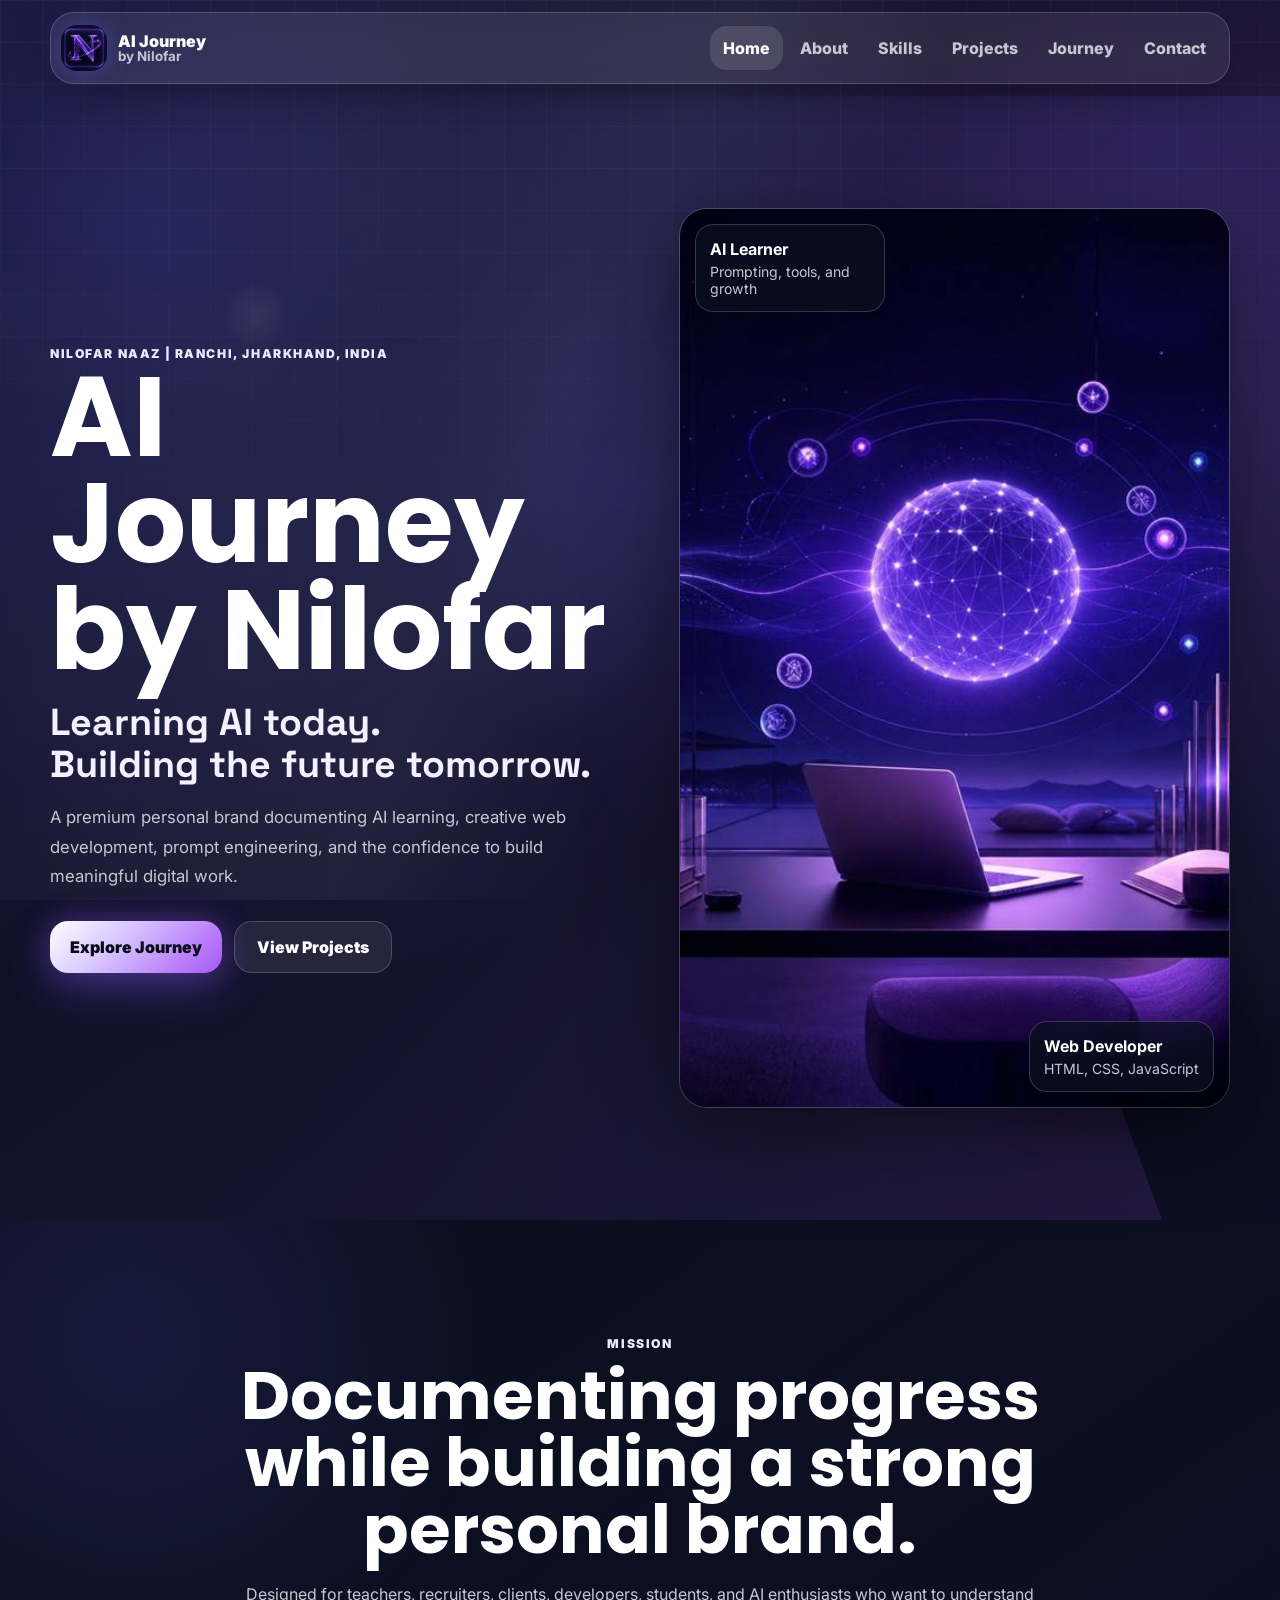
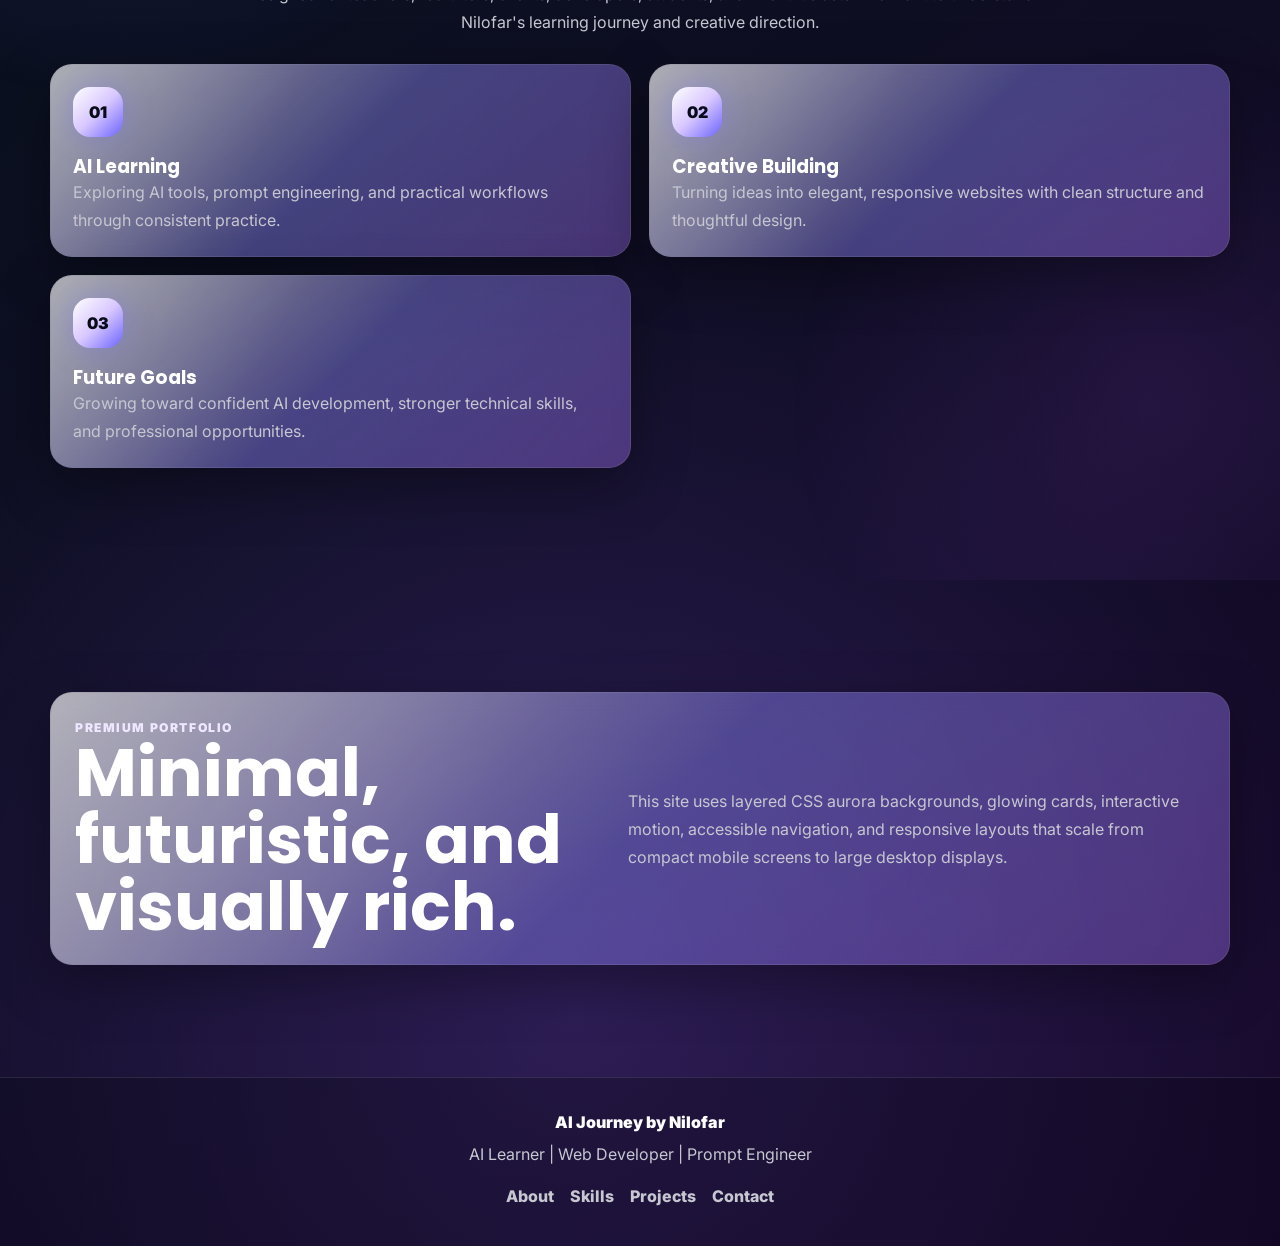
<file: index.html>
<!DOCTYPE html>
<html lang="en">
<head>
    <meta charset="UTF-8">
    <meta name="viewport" content="width=device-width, initial-scale=1.0">
    <meta name="description" content="AI Journey by Nilofar is the premium portfolio of Nilofar Naaz, an AI Learner, Web Developer, and Prompt Engineer from Ranchi, India.">
    <meta name="keywords" content="Nilofar Naaz, AI Journey by Nilofar, AI learner, web developer, prompt engineer, portfolio">
    <meta name="author" content="Nilofar Naaz">
    <meta property="og:title" content="AI Journey by Nilofar">
    <meta property="og:description" content="Learning AI today. Building the future tomorrow.">
    <meta property="og:type" content="website">
    <meta property="og:image" content="images/hero.jpg">
    <meta name="twitter:card" content="summary_large_image">
    <meta name="twitter:title" content="AI Journey by Nilofar">
    <meta name="twitter:description" content="A premium AI learning portfolio by Nilofar Naaz.">
    <meta name="twitter:image" content="images/hero.jpg">
    <title>AI Journey by Nilofar | Home</title>
    <link rel="preconnect" href="https://fonts.googleapis.com">
    <link rel="preconnect" href="https://fonts.gstatic.com" crossorigin>
    <link href="https://fonts.googleapis.com/css2?family=Inter:wght@400;500;600;700;800;900&family=Poppins:wght@600;700;800;900&family=Space+Grotesk:wght@500;600;700&display=swap" rel="stylesheet">
    <link rel="stylesheet" href="css/style.css">
    <script src="js/script.js" defer></script>
</head>
<body data-page="home">
    <div class="loader" aria-label="Loading website">
        <span></span>
    </div>
    <div class="scroll-progress" aria-hidden="true"></div>
    <div class="cursor-glow" aria-hidden="true"></div>

    <header class="site-header">
        <nav class="navbar" aria-label="Primary navigation">
            <a class="brand" href="index.html" aria-label="AI Journey by Nilofar home">
                <img src="images/logo.png" alt="" width="44" height="44" loading="lazy" decoding="async">
                <span>
                    <strong>AI Journey</strong>
                    <small>by Nilofar</small>
                </span>
            </a>
            <button class="nav-toggle" type="button" aria-label="Open navigation menu" aria-expanded="false" aria-controls="nav-menu">
                <span></span><span></span><span></span>
            </button>
            <ul class="nav-menu" id="nav-menu">
                <li><a data-nav="home" href="index.html">Home</a></li>
                <li><a data-nav="about" href="about.html">About</a></li>
                <li><a data-nav="skills" href="skills.html">Skills</a></li>
                <li><a data-nav="projects" href="projects.html">Projects</a></li>
                <li><a data-nav="journey" href="journey.html">Journey</a></li>
                <li><a data-nav="contact" href="contact.html">Contact</a></li>
            </ul>
        </nav>
    </header>

    <main>
        <section class="hero page-section">
            <div class="hero-bg" aria-hidden="true"></div>
            <div class="container hero-grid">
                <div class="hero-copy reveal">
                    <p class="eyebrow">Nilofar Naaz | Ranchi, Jharkhand, India</p>
                    <h1>AI Journey by Nilofar</h1>
                    <p class="hero-subtitle">Learning AI today.<br>Building the future tomorrow.</p>
                    <p class="hero-text">A premium personal brand documenting AI learning, creative web development, prompt engineering, and the confidence to build meaningful digital work.</p>
                    <div class="hero-actions">
                        <a class="btn btn-primary" href="journey.html">Explore Journey</a>
                        <a class="btn btn-secondary" href="projects.html">View Projects</a>
                    </div>
                </div>
                <div class="hero-showcase reveal">
                    <picture>
                        <source srcset="images/hero-mobile.jpg" media="(max-width: 640px)">
                        <img src="images/hero.jpg" alt="Futuristic purple AI learning workspace" width="900" height="900" loading="lazy" decoding="async" sizes="(max-width: 640px) calc(100vw - 32px), (max-width: 939px) calc(100vw - 52px), 48vw">
                    </picture>
                    <div class="metric-card metric-one">
                        <strong>AI Learner</strong>
                        <span>Prompting, tools, and growth</span>
                    </div>
                    <div class="metric-card metric-two">
                        <strong>Web Developer</strong>
                        <span>HTML, CSS, JavaScript</span>
                    </div>
                </div>
            </div>
        </section>

        <section class="page-section section-soft">
            <div class="container">
                <div class="section-heading centered reveal">
                    <span>Mission</span>
                    <h2>Documenting progress while building a strong personal brand.</h2>
                    <p>Designed for teachers, recruiters, clients, developers, students, and AI enthusiasts who want to understand Nilofar's learning journey and creative direction.</p>
                </div>
                <div class="feature-grid">
                    <article class="glass-card reveal">
                        <div class="icon-ring">01</div>
                        <h3>AI Learning</h3>
                        <p>Exploring AI tools, prompt engineering, and practical workflows through consistent practice.</p>
                    </article>
                    <article class="glass-card reveal">
                        <div class="icon-ring">02</div>
                        <h3>Creative Building</h3>
                        <p>Turning ideas into elegant, responsive websites with clean structure and thoughtful design.</p>
                    </article>
                    <article class="glass-card reveal">
                        <div class="icon-ring">03</div>
                        <h3>Future Goals</h3>
                        <p>Growing toward confident AI development, stronger technical skills, and professional opportunities.</p>
                    </article>
                </div>
            </div>
        </section>

        <section class="page-section">
            <div class="container split-card glass-card reveal">
                <div>
                    <p class="eyebrow">Premium Portfolio</p>
                    <h2>Minimal, futuristic, and visually rich.</h2>
                </div>
                <p>This site uses layered CSS aurora backgrounds, glowing cards, interactive motion, accessible navigation, and responsive layouts that scale from compact mobile screens to large desktop displays.</p>
            </div>
        </section>
    </main>

    <button class="back-to-top" type="button" aria-label="Back to top">Top</button>

    <footer class="footer">
        <div class="container footer-grid">
            <div>
                <a class="footer-brand" href="index.html">AI Journey by Nilofar</a>
                <p>AI Learner | Web Developer | Prompt Engineer</p>
            </div>
            <nav aria-label="Footer navigation">
                <a href="about.html">About</a>
                <a href="skills.html">Skills</a>
                <a href="projects.html">Projects</a>
                <a href="contact.html">Contact</a>
            </nav>
        </div>
    </footer>
</body>
</html>
</file>
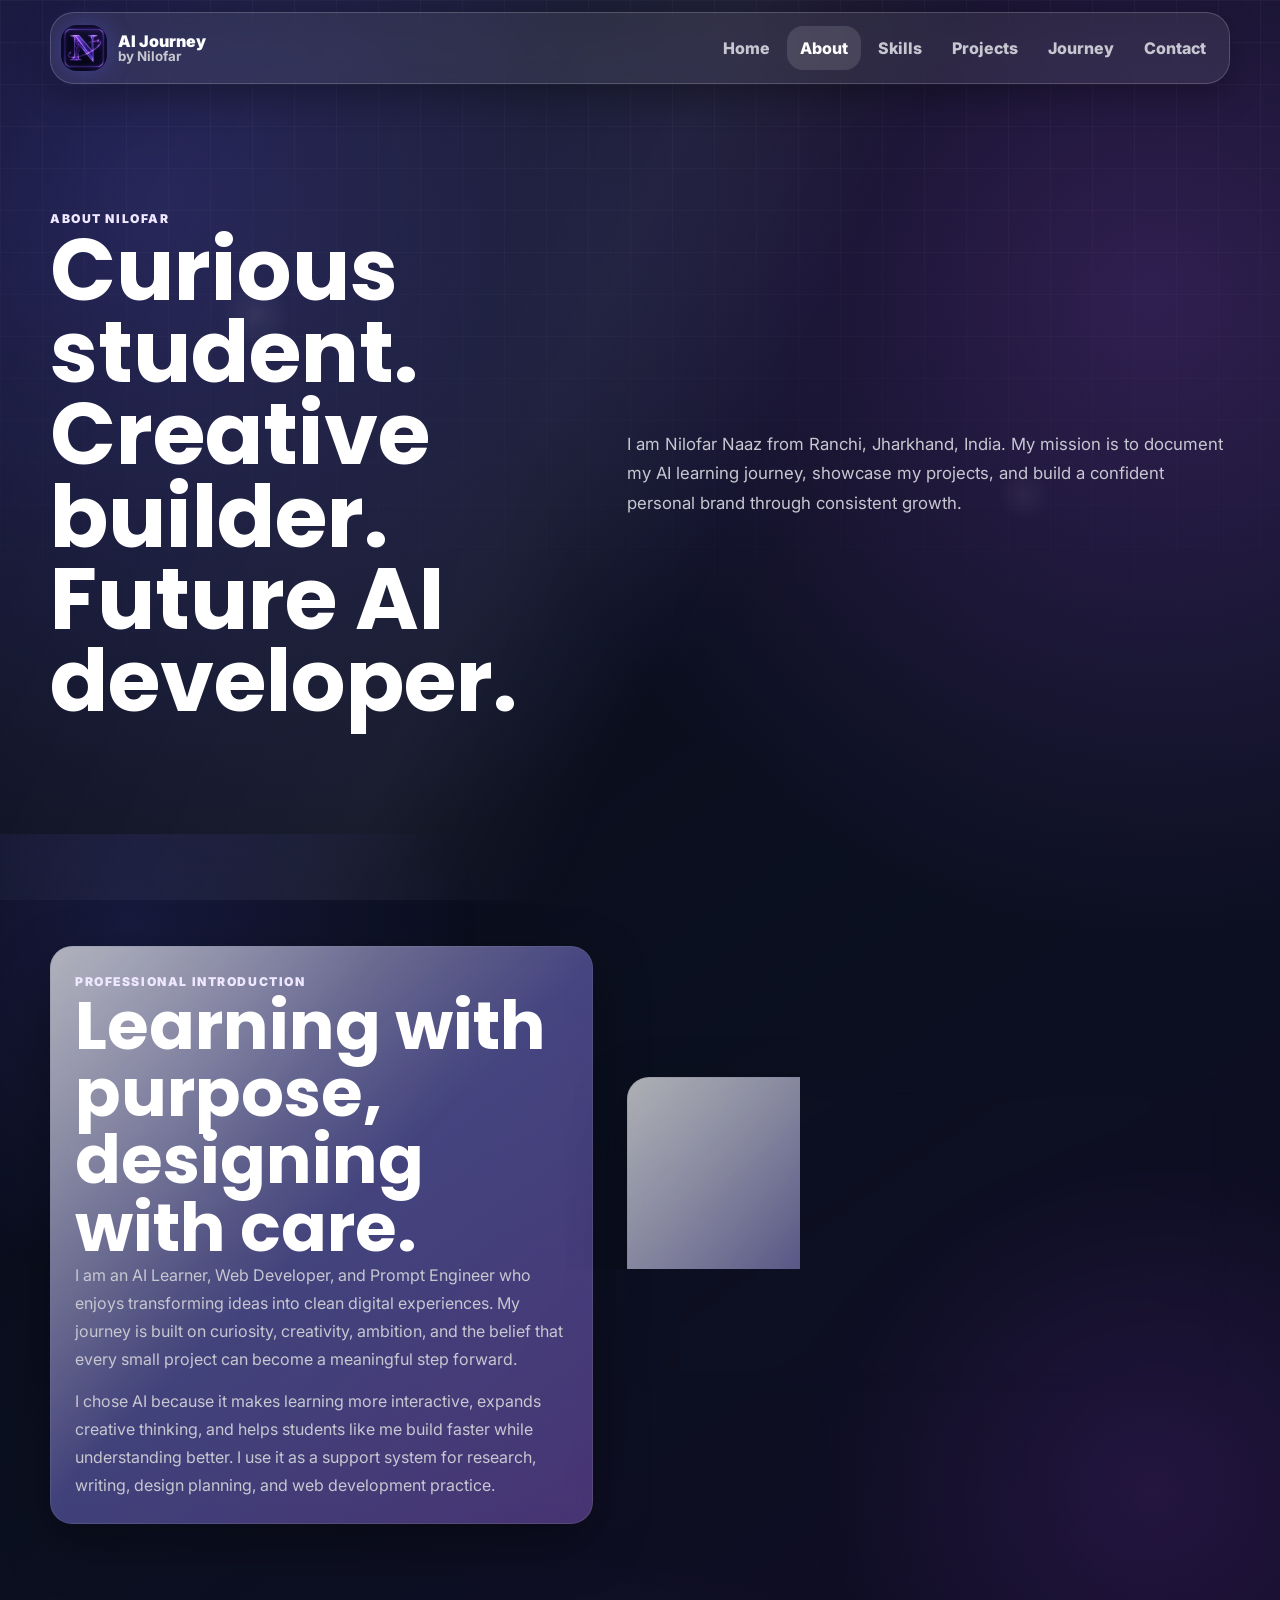
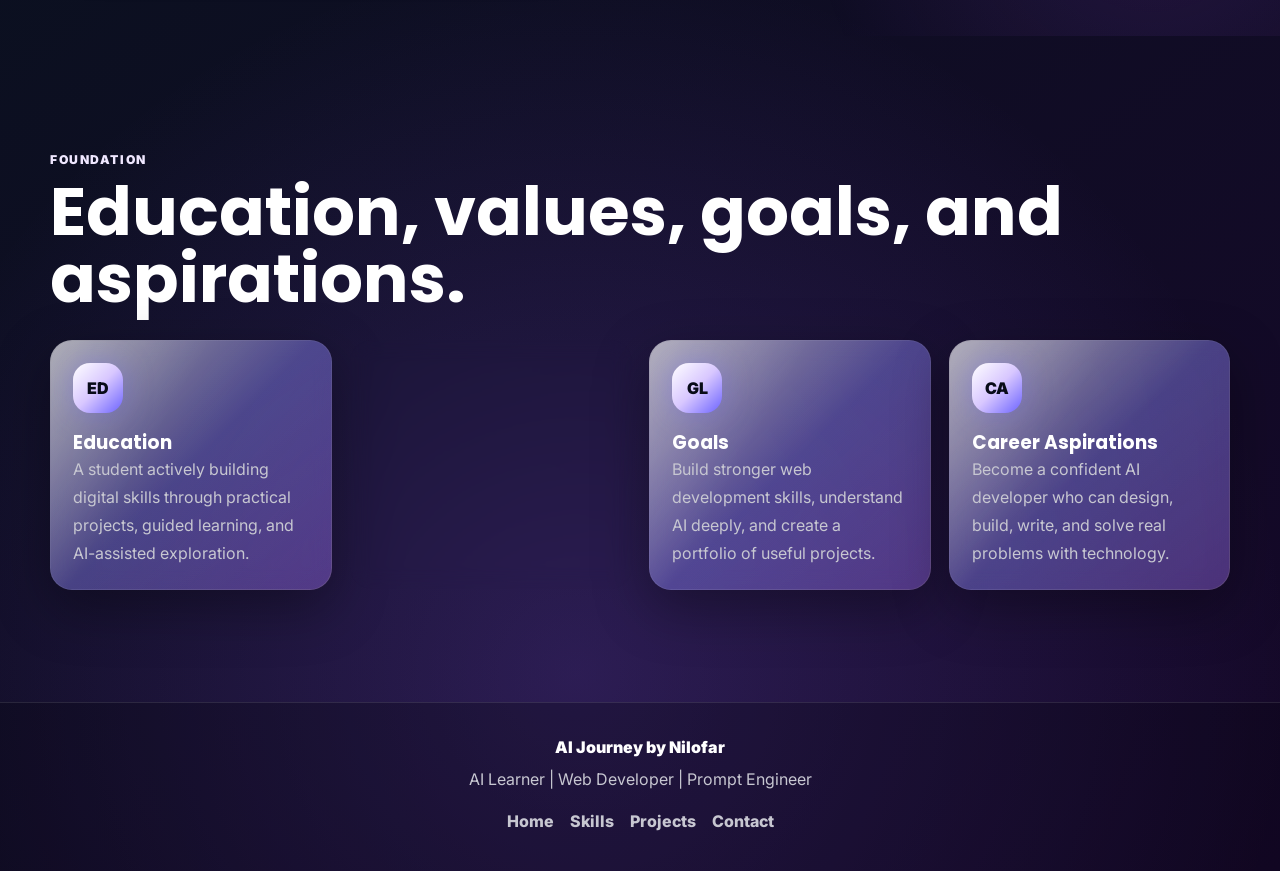
<file: about.html>
<!DOCTYPE html>
<html lang="en">
<head>
    <meta charset="UTF-8">
    <meta name="viewport" content="width=device-width, initial-scale=1.0">
    <meta name="description" content="Meet Nilofar Naaz, an AI Learner, Web Developer, and Prompt Engineer from Ranchi, India.">
    <meta property="og:title" content="About Nilofar Naaz">
    <meta property="og:description" content="Professional introduction, values, education, goals, and AI journey.">
    <meta property="og:type" content="website">
    <meta property="og:image" content="images/hero.jpg">
    <meta name="twitter:card" content="summary_large_image">
    <meta name="twitter:title" content="About Nilofar Naaz">
    <meta name="twitter:description" content="AI learner, web developer, and prompt engineer.">
    <title>AI Journey by Nilofar | About</title>
    <link rel="preconnect" href="https://fonts.googleapis.com">
    <link rel="preconnect" href="https://fonts.gstatic.com" crossorigin>
    <link href="https://fonts.googleapis.com/css2?family=Inter:wght@400;500;600;700;800;900&family=Poppins:wght@600;700;800;900&family=Space+Grotesk:wght@500;600;700&display=swap" rel="stylesheet">
    <link rel="stylesheet" href="css/style.css">
    <script src="js/script.js" defer></script>
</head>
<body data-page="about">
    <div class="loader" aria-label="Loading website"><span></span></div>
    <div class="scroll-progress" aria-hidden="true"></div>
    <div class="cursor-glow" aria-hidden="true"></div>

    <header class="site-header">
        <nav class="navbar" aria-label="Primary navigation">
            <a class="brand" href="index.html" aria-label="AI Journey by Nilofar home">
                <img src="images/logo.png" alt="" width="44" height="44" loading="lazy" decoding="async">
                <span><strong>AI Journey</strong><small>by Nilofar</small></span>
            </a>
            <button class="nav-toggle" type="button" aria-label="Open navigation menu" aria-expanded="false" aria-controls="nav-menu"><span></span><span></span><span></span></button>
            <ul class="nav-menu" id="nav-menu">
                <li><a data-nav="home" href="index.html">Home</a></li>
                <li><a data-nav="about" href="about.html">About</a></li>
                <li><a data-nav="skills" href="skills.html">Skills</a></li>
                <li><a data-nav="projects" href="projects.html">Projects</a></li>
                <li><a data-nav="journey" href="journey.html">Journey</a></li>
                <li><a data-nav="contact" href="contact.html">Contact</a></li>
            </ul>
        </nav>
    </header>

    <main>
        <section class="page-hero page-section">
            <div class="container page-hero-grid">
                <div class="reveal">
                    <p class="eyebrow">About Nilofar</p>
                    <h1>Curious student. Creative builder. Future AI developer.</h1>
                </div>
                <p class="page-lead reveal">I am Nilofar Naaz from Ranchi, Jharkhand, India. My mission is to document my AI learning journey, showcase my projects, and build a confident personal brand through consistent growth.</p>
            </div>
        </section>

        <section class="page-section section-soft">
            <div class="container story-grid">
                <article class="glass-card story-main reveal">
                    <p class="eyebrow">Professional Introduction</p>
                    <h2>Learning with purpose, designing with care.</h2>
                    <p>I am an AI Learner, Web Developer, and Prompt Engineer who enjoys transforming ideas into clean digital experiences. My journey is built on curiosity, creativity, ambition, and the belief that every small project can become a meaningful step forward.</p>
                    <p>I chose AI because it makes learning more interactive, expands creative thinking, and helps students like me build faster while understanding better. I use it as a support system for research, writing, design planning, and web development practice.</p>
                </article>
                <aside class="glass-card profile-card reveal">
                    <img src="images/logo.png" alt="AI Journey by Nilofar monogram logo" width="220" height="220" loading="lazy" decoding="async">
                    <h3>Nilofar Naaz</h3>
                    <p>AI Learner | Web Developer | Prompt Engineer</p>
                    <span>Ranchi, Jharkhand, India</span>
                </aside>
            </div>
        </section>

        <section class="page-section">
            <div class="container">
                <div class="section-heading reveal">
                    <span>Foundation</span>
                    <h2>Education, values, goals, and aspirations.</h2>
                </div>
                <div class="feature-grid four-grid">
                    <article class="glass-card reveal">
                        <div class="icon-ring">ED</div>
                        <h3>Education</h3>
                        <p>A student actively building digital skills through practical projects, guided learning, and AI-assisted exploration.</p>
                    </article>
                    <article class="glass-card reveal">
                        <div class="icon-ring">VL</div>
                        <h3>Values</h3>
                        <p>Curiosity, discipline, honesty, creativity, clear communication, and a growth mindset guide every project.</p>
                    </article>
                    <article class="glass-card reveal">
                        <div class="icon-ring">GL</div>
                        <h3>Goals</h3>
                        <p>Build stronger web development skills, understand AI deeply, and create a portfolio of useful projects.</p>
                    </article>
                    <article class="glass-card reveal">
                        <div class="icon-ring">CA</div>
                        <h3>Career Aspirations</h3>
                        <p>Become a confident AI developer who can design, build, write, and solve real problems with technology.</p>
                    </article>
                </div>
            </div>
        </section>
    </main>

    <button class="back-to-top" type="button" aria-label="Back to top">Top</button>

    <footer class="footer">
        <div class="container footer-grid">
            <div><a class="footer-brand" href="index.html">AI Journey by Nilofar</a><p>AI Learner | Web Developer | Prompt Engineer</p></div>
            <nav aria-label="Footer navigation"><a href="index.html">Home</a><a href="skills.html">Skills</a><a href="projects.html">Projects</a><a href="contact.html">Contact</a></nav>
        </div>
    </footer>
</body>
</html>
</file>
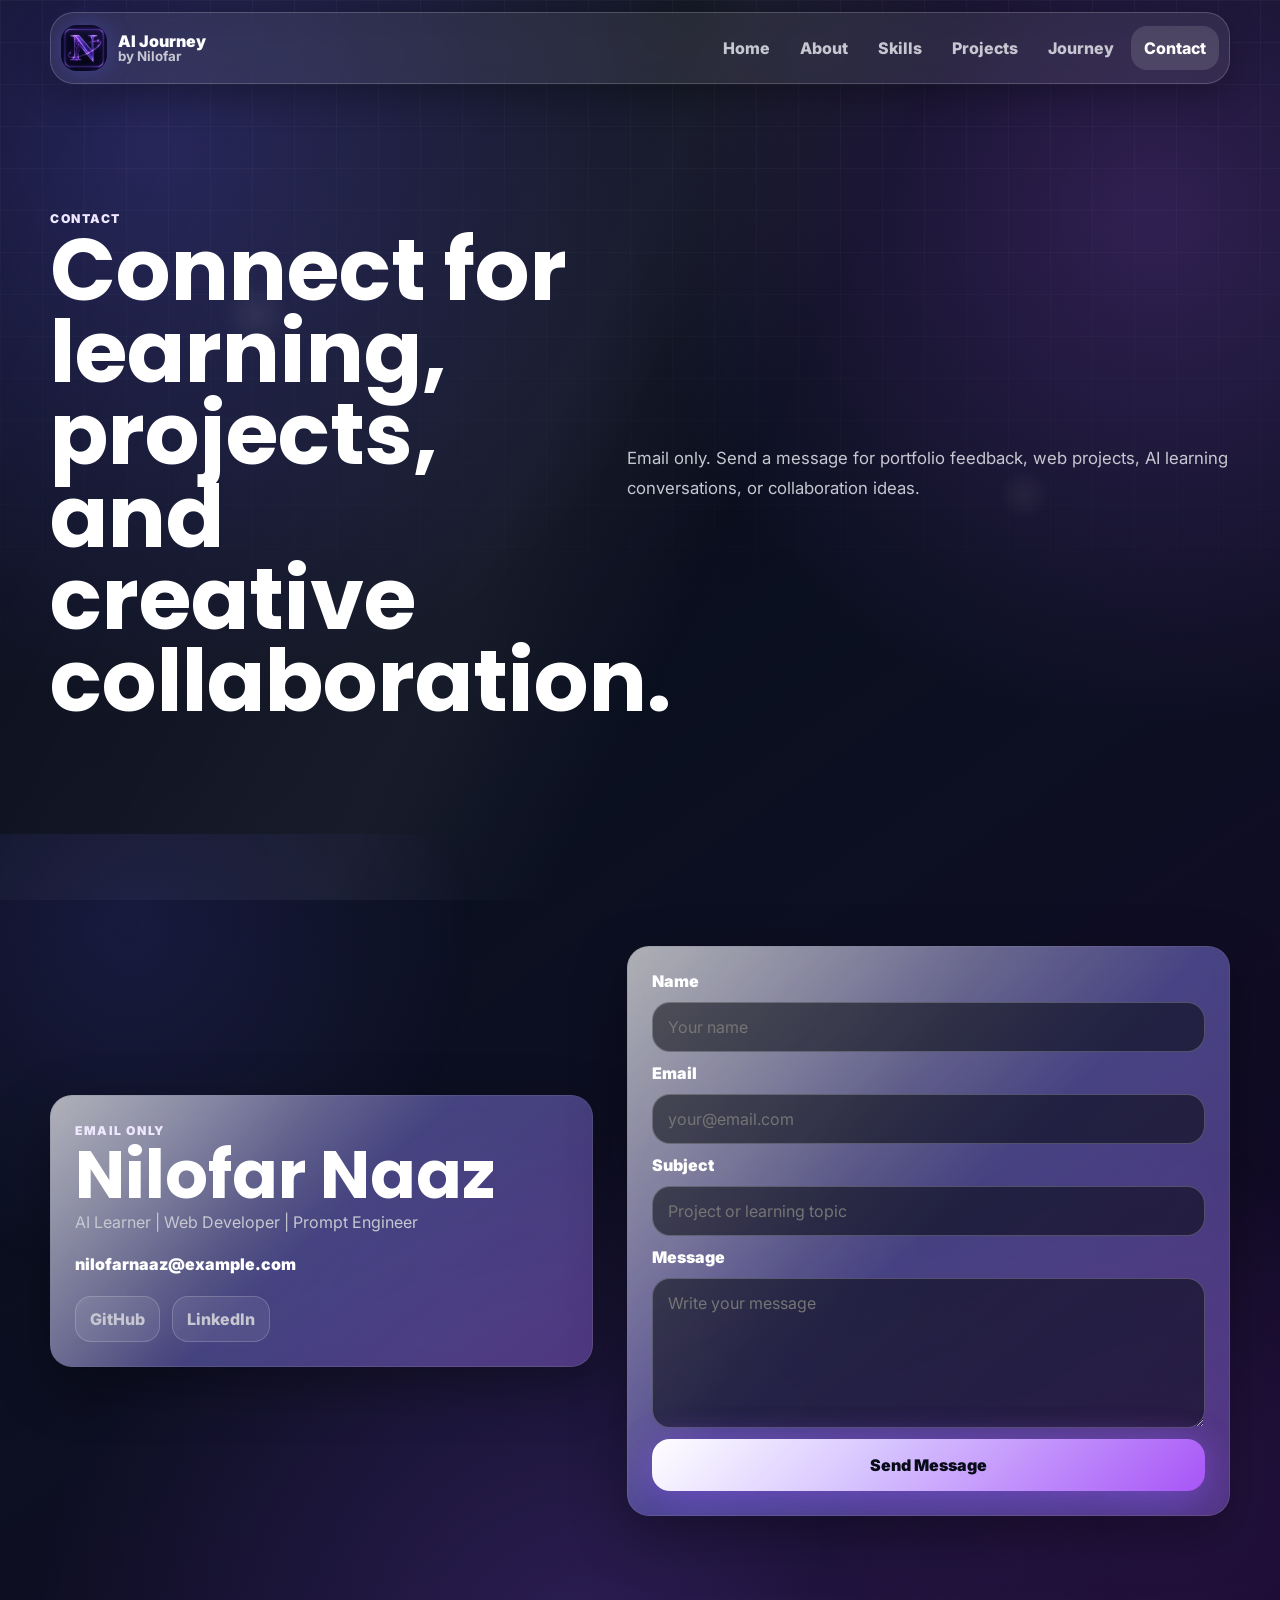
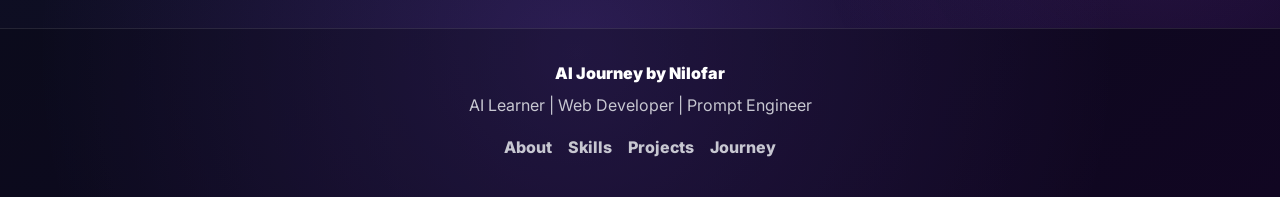
<file: contact.html>
<!DOCTYPE html>
<html lang="en">
<head>
    <meta charset="UTF-8">
    <meta name="viewport" content="width=device-width, initial-scale=1.0">
    <meta name="description" content="Contact Nilofar Naaz by email for AI learning, portfolio, web development, and creative project conversations.">
    <meta property="og:title" content="Contact | AI Journey by Nilofar">
    <meta property="og:description" content="Email Nilofar Naaz and connect through GitHub or LinkedIn placeholder links.">
    <meta property="og:type" content="website">
    <meta property="og:image" content="images/hero.jpg">
    <meta name="twitter:card" content="summary_large_image">
    <title>AI Journey by Nilofar | Contact</title>
    <link rel="preconnect" href="https://fonts.googleapis.com">
    <link rel="preconnect" href="https://fonts.gstatic.com" crossorigin>
    <link href="https://fonts.googleapis.com/css2?family=Inter:wght@400;500;600;700;800;900&family=Poppins:wght@600;700;800;900&family=Space+Grotesk:wght@500;600;700&display=swap" rel="stylesheet">
    <link rel="stylesheet" href="css/style.css">
    <script src="js/script.js" defer></script>
</head>
<body data-page="contact">
    <div class="loader" aria-label="Loading website"><span></span></div><div class="scroll-progress" aria-hidden="true"></div><div class="cursor-glow" aria-hidden="true"></div>
    <header class="site-header"><nav class="navbar" aria-label="Primary navigation"><a class="brand" href="index.html" aria-label="AI Journey by Nilofar home"><img src="images/logo.png" alt="" width="44" height="44" loading="lazy" decoding="async"><span><strong>AI Journey</strong><small>by Nilofar</small></span></a><button class="nav-toggle" type="button" aria-label="Open navigation menu" aria-expanded="false" aria-controls="nav-menu"><span></span><span></span><span></span></button><ul class="nav-menu" id="nav-menu"><li><a data-nav="home" href="index.html">Home</a></li><li><a data-nav="about" href="about.html">About</a></li><li><a data-nav="skills" href="skills.html">Skills</a></li><li><a data-nav="projects" href="projects.html">Projects</a></li><li><a data-nav="journey" href="journey.html">Journey</a></li><li><a data-nav="contact" href="contact.html">Contact</a></li></ul></nav></header>
    <main>
        <section class="page-hero page-section"><div class="container page-hero-grid"><div class="reveal"><p class="eyebrow">Contact</p><h1>Connect for learning, projects, and creative collaboration.</h1></div><p class="page-lead reveal">Email only. Send a message for portfolio feedback, web projects, AI learning conversations, or collaboration ideas.</p></div></section>
        <section class="page-section section-soft">
            <div class="container contact-grid">
                <aside class="contact-panel glass-card reveal">
                    <p class="eyebrow">Email Only</p>
                    <h2>Nilofar Naaz</h2>
                    <p>AI Learner | Web Developer | Prompt Engineer</p>
                    <a class="email-link" href="mailto:nilofarnaaz@example.com">nilofarnaaz@example.com</a>
                    <div class="social-row" aria-label="Social links">
                        <a href="https://github.com/" target="_blank" rel="noreferrer">GitHub</a>
                        <a href="https://www.linkedin.com/" target="_blank" rel="noreferrer">LinkedIn</a>
                    </div>
                </aside>
                <form class="contact-form glass-card reveal" action="mailto:nilofarnaaz@example.com" method="post" enctype="text/plain">
                    <label for="name">Name</label>
                    <input id="name" name="name" type="text" placeholder="Your name" required>
                    <label for="email">Email</label>
                    <input id="email" name="email" type="email" placeholder="your@email.com" required>
                    <label for="subject">Subject</label>
                    <input id="subject" name="subject" type="text" placeholder="Project or learning topic" required>
                    <label for="message">Message</label>
                    <textarea id="message" name="message" rows="6" placeholder="Write your message" required></textarea>
                    <button class="btn btn-primary" type="submit">Send Message</button>
                </form>
            </div>
        </section>
    </main>
    <button class="back-to-top" type="button" aria-label="Back to top">Top</button>
    <footer class="footer"><div class="container footer-grid"><div><a class="footer-brand" href="index.html">AI Journey by Nilofar</a><p>AI Learner | Web Developer | Prompt Engineer</p></div><nav aria-label="Footer navigation"><a href="about.html">About</a><a href="skills.html">Skills</a><a href="projects.html">Projects</a><a href="journey.html">Journey</a></nav></div></footer>
</body>
</html>
</file>
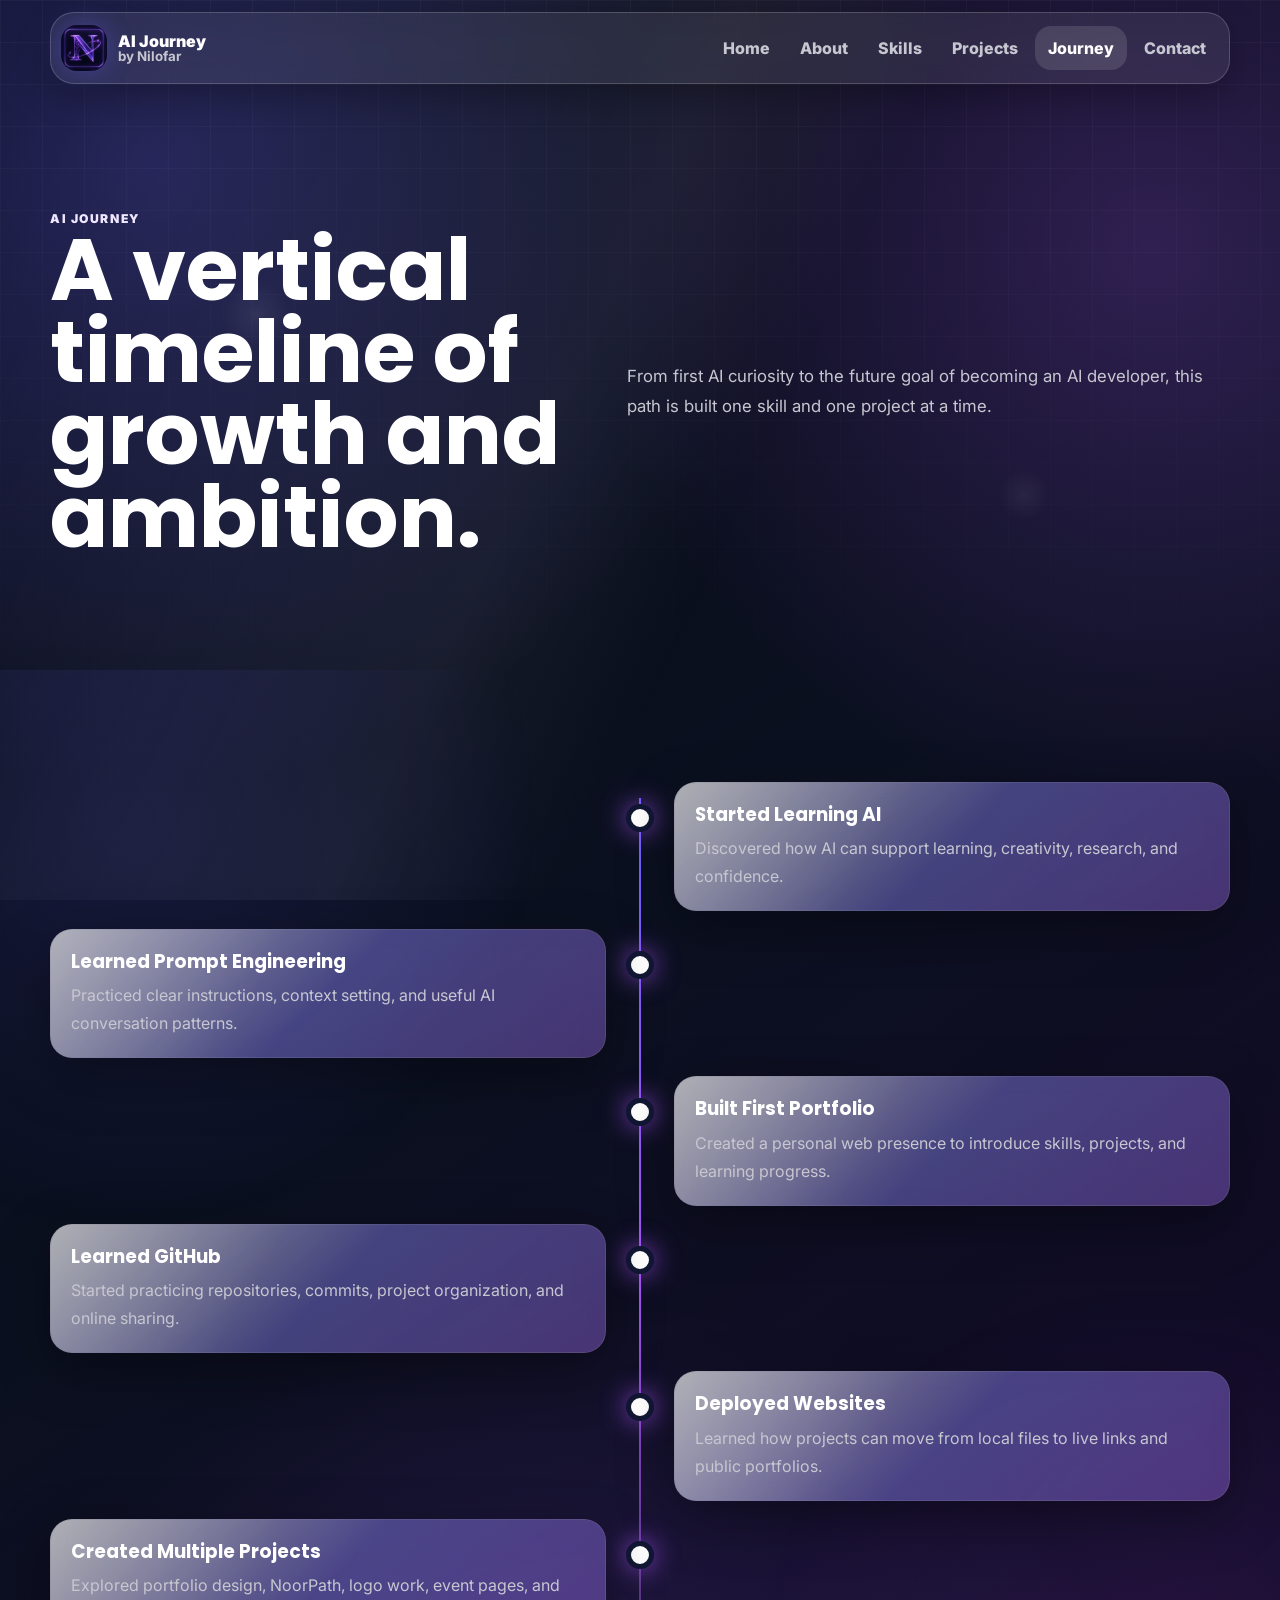
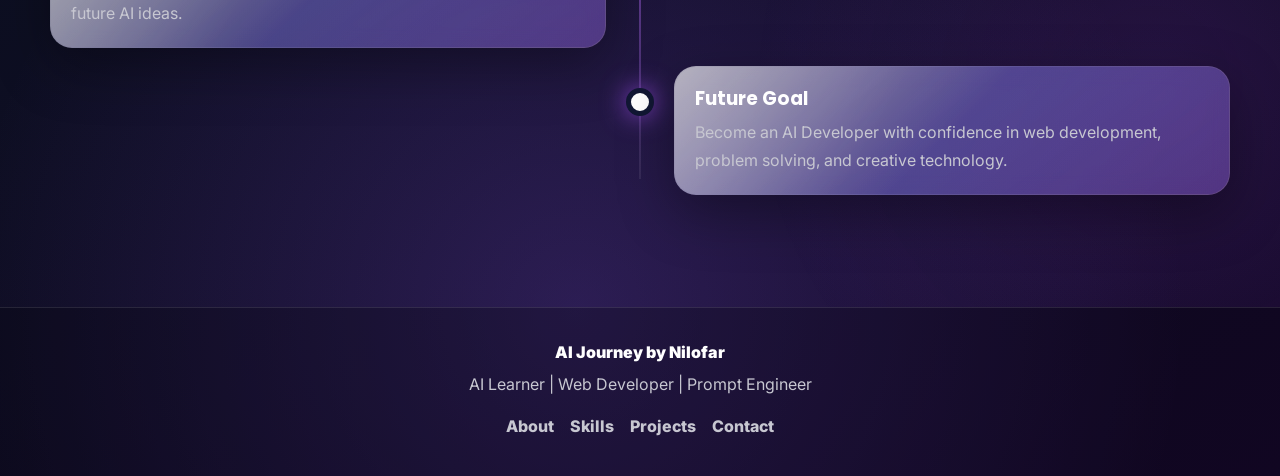
<file: journey.html>
<!DOCTYPE html>
<html lang="en">
<head>
    <meta charset="UTF-8">
    <meta name="viewport" content="width=device-width, initial-scale=1.0">
    <meta name="description" content="AI Journey timeline of Nilofar Naaz from learning AI to future AI developer goals.">
    <meta property="og:title" content="AI Journey Timeline | Nilofar Naaz">
    <meta property="og:description" content="Started learning AI, prompt engineering, portfolio, GitHub, deployment, multiple projects, and future AI developer goals.">
    <meta property="og:type" content="website">
    <meta property="og:image" content="images/hero.jpg">
    <meta name="twitter:card" content="summary_large_image">
    <title>AI Journey by Nilofar | Journey</title>
    <link rel="preconnect" href="https://fonts.googleapis.com">
    <link rel="preconnect" href="https://fonts.gstatic.com" crossorigin>
    <link href="https://fonts.googleapis.com/css2?family=Inter:wght@400;500;600;700;800;900&family=Poppins:wght@600;700;800;900&family=Space+Grotesk:wght@500;600;700&display=swap" rel="stylesheet">
    <link rel="stylesheet" href="css/style.css">
    <script src="js/script.js" defer></script>
</head>
<body data-page="journey">
    <div class="loader" aria-label="Loading website"><span></span></div><div class="scroll-progress" aria-hidden="true"></div><div class="cursor-glow" aria-hidden="true"></div>
    <header class="site-header"><nav class="navbar" aria-label="Primary navigation"><a class="brand" href="index.html" aria-label="AI Journey by Nilofar home"><img src="images/logo.png" alt="" width="44" height="44" loading="lazy" decoding="async"><span><strong>AI Journey</strong><small>by Nilofar</small></span></a><button class="nav-toggle" type="button" aria-label="Open navigation menu" aria-expanded="false" aria-controls="nav-menu"><span></span><span></span><span></span></button><ul class="nav-menu" id="nav-menu"><li><a data-nav="home" href="index.html">Home</a></li><li><a data-nav="about" href="about.html">About</a></li><li><a data-nav="skills" href="skills.html">Skills</a></li><li><a data-nav="projects" href="projects.html">Projects</a></li><li><a data-nav="journey" href="journey.html">Journey</a></li><li><a data-nav="contact" href="contact.html">Contact</a></li></ul></nav></header>
    <main>
        <section class="page-hero page-section"><div class="container page-hero-grid"><div class="reveal"><p class="eyebrow">AI Journey</p><h1>A vertical timeline of growth and ambition.</h1></div><p class="page-lead reveal">From first AI curiosity to the future goal of becoming an AI developer, this path is built one skill and one project at a time.</p></div></section>
        <section class="page-section section-soft">
            <div class="container timeline">
                <article class="timeline-item reveal"><span></span><div class="glass-card"><h3>Started Learning AI</h3><p>Discovered how AI can support learning, creativity, research, and confidence.</p></div></article>
                <article class="timeline-item reveal"><span></span><div class="glass-card"><h3>Learned Prompt Engineering</h3><p>Practiced clear instructions, context setting, and useful AI conversation patterns.</p></div></article>
                <article class="timeline-item reveal"><span></span><div class="glass-card"><h3>Built First Portfolio</h3><p>Created a personal web presence to introduce skills, projects, and learning progress.</p></div></article>
                <article class="timeline-item reveal"><span></span><div class="glass-card"><h3>Learned GitHub</h3><p>Started practicing repositories, commits, project organization, and online sharing.</p></div></article>
                <article class="timeline-item reveal"><span></span><div class="glass-card"><h3>Deployed Websites</h3><p>Learned how projects can move from local files to live links and public portfolios.</p></div></article>
                <article class="timeline-item reveal"><span></span><div class="glass-card"><h3>Created Multiple Projects</h3><p>Explored portfolio design, NoorPath, logo work, event pages, and future AI ideas.</p></div></article>
                <article class="timeline-item reveal"><span></span><div class="glass-card"><h3>Future Goal</h3><p>Become an AI Developer with confidence in web development, problem solving, and creative technology.</p></div></article>
            </div>
        </section>
    </main>
    <button class="back-to-top" type="button" aria-label="Back to top">Top</button>
    <footer class="footer"><div class="container footer-grid"><div><a class="footer-brand" href="index.html">AI Journey by Nilofar</a><p>AI Learner | Web Developer | Prompt Engineer</p></div><nav aria-label="Footer navigation"><a href="about.html">About</a><a href="skills.html">Skills</a><a href="projects.html">Projects</a><a href="contact.html">Contact</a></nav></div></footer>
</body>
</html>
</file>
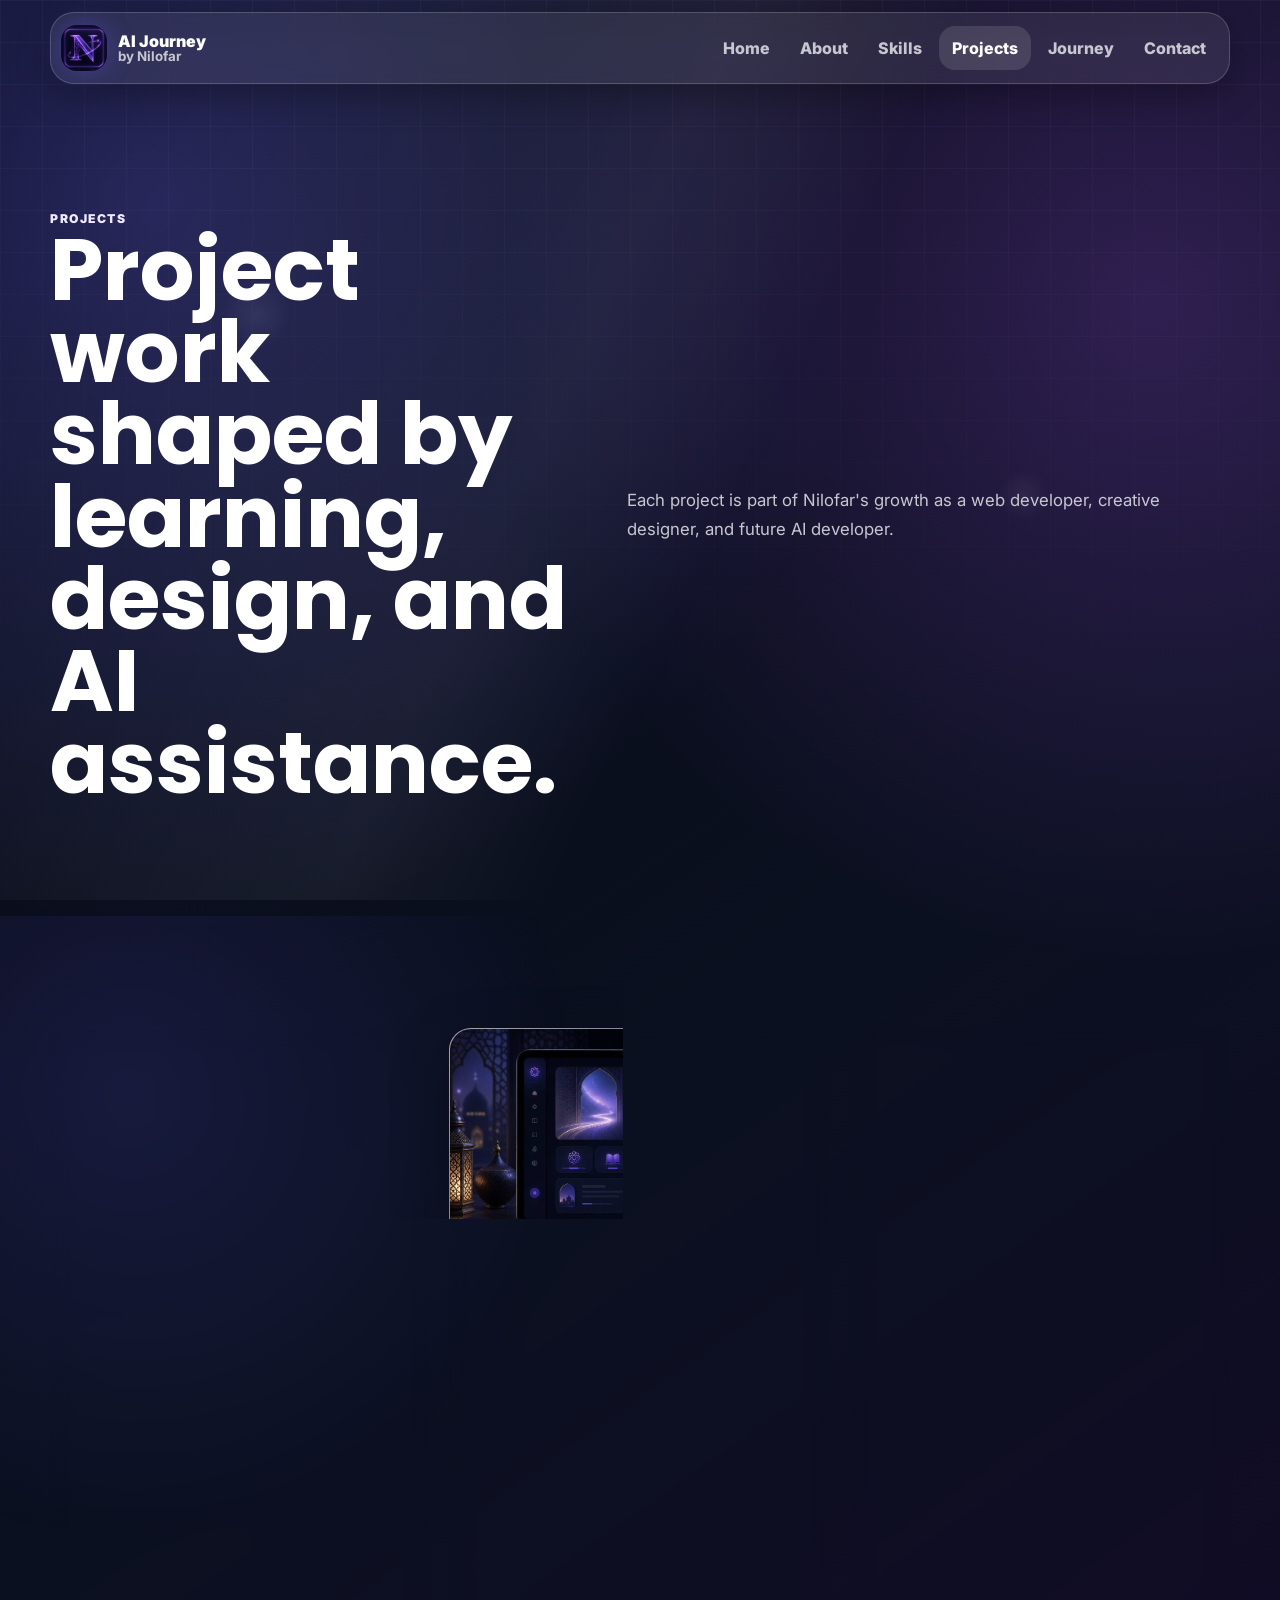
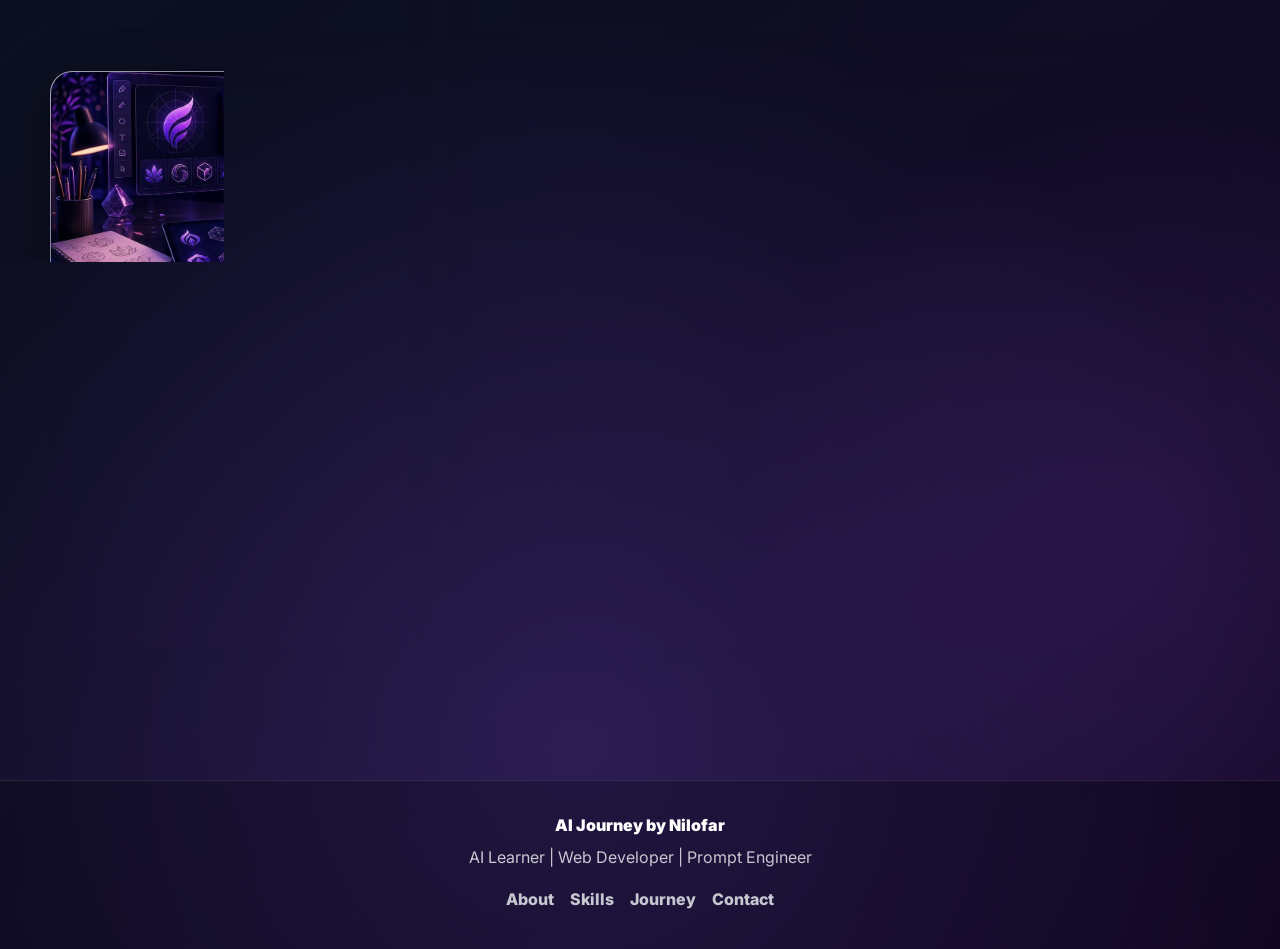
<file: projects.html>
<!DOCTYPE html>
<html lang="en">
<head>
    <meta charset="UTF-8">
    <meta name="viewport" content="width=device-width, initial-scale=1.0">
    <meta name="description" content="Projects by Nilofar Naaz including portfolio website, NoorPath, Spice Garden, Farewell Event Website, and future AI projects.">
    <meta property="og:title" content="Projects | AI Journey by Nilofar">
    <meta property="og:description" content="Beautiful project cards with technology, live demo, and GitHub actions.">
    <meta property="og:type" content="website">
    <meta property="og:image" content="images/project1.jpg">
    <meta name="twitter:card" content="summary_large_image">
    <title>AI Journey by Nilofar | Projects</title>
    <link rel="preconnect" href="https://fonts.googleapis.com">
    <link rel="preconnect" href="https://fonts.gstatic.com" crossorigin>
    <link href="https://fonts.googleapis.com/css2?family=Inter:wght@400;500;600;700;800;900&family=Poppins:wght@600;700;800;900&family=Space+Grotesk:wght@500;600;700&display=swap" rel="stylesheet">
    <link rel="stylesheet" href="css/style.css">
    <script src="js/script.js" defer></script>
</head>
<body data-page="projects">
    <div class="loader" aria-label="Loading website"><span></span></div>
    <div class="scroll-progress" aria-hidden="true"></div>
    <div class="cursor-glow" aria-hidden="true"></div>
    <header class="site-header">
        <nav class="navbar" aria-label="Primary navigation">
            <a class="brand" href="index.html" aria-label="AI Journey by Nilofar home"><img src="images/logo.png" alt="" width="44" height="44" loading="lazy" decoding="async"><span><strong>AI Journey</strong><small>by Nilofar</small></span></a>
            <button class="nav-toggle" type="button" aria-label="Open navigation menu" aria-expanded="false" aria-controls="nav-menu"><span></span><span></span><span></span></button>
            <ul class="nav-menu" id="nav-menu"><li><a data-nav="home" href="index.html">Home</a></li><li><a data-nav="about" href="about.html">About</a></li><li><a data-nav="skills" href="skills.html">Skills</a></li><li><a data-nav="projects" href="projects.html">Projects</a></li><li><a data-nav="journey" href="journey.html">Journey</a></li><li><a data-nav="contact" href="contact.html">Contact</a></li></ul>
        </nav>
    </header>
    <main>
        <section class="page-hero page-section">
            <div class="container page-hero-grid">
                <div class="reveal"><p class="eyebrow">Projects</p><h1>Project work shaped by learning, design, and AI assistance.</h1></div>
                <p class="page-lead reveal">Each project is part of Nilofar's growth as a web developer, creative designer, and future AI developer.</p>
            </div>
        </section>
        <section class="page-section section-soft">
            <div class="container project-gallery">
                <article class="project-card glass-card reveal">
                    <img src="images/project1.jpg" alt="Premium portfolio website interface mockup" width="900" height="650" loading="lazy" decoding="async">
                    <div class="project-body"><span class="project-tag">Web Portfolio</span><h2>Portfolio Website</h2><p>A responsive personal portfolio showcasing skills, projects, journey, and contact information with a premium purple glassmorphism design.</p><div class="pill-row"><span>HTML</span><span>CSS</span><span>JavaScript</span></div><div class="project-actions"><a class="btn btn-small btn-primary" href="index.html">Live Demo</a><a class="btn btn-small btn-secondary" href="https://github.com/" target="_blank" rel="noreferrer">GitHub</a></div></div>
                </article>
                <article class="project-card glass-card reveal">
                    <img src="images/project2.jpg" alt="NoorPath Islamic knowledge website concept" width="900" height="650" loading="lazy" decoding="async">
                    <div class="project-body"><span class="project-tag">Knowledge Site</span><h2>NoorPath</h2><p>A calm Islamic knowledge website concept focused on readable sections, respectful visual hierarchy, and student-friendly learning.</p><div class="pill-row"><span>HTML</span><span>Content</span><span>UI Design</span></div><div class="project-actions"><a class="btn btn-small btn-primary" href="contact.html">Live Demo</a><a class="btn btn-small btn-secondary" href="https://github.com/" target="_blank" rel="noreferrer">GitHub</a></div></div>
                </article>
                <article class="project-card glass-card reveal">
                    <img src="images/project3.jpg" alt="Creative design workspace for logo and event page projects" width="900" height="650" loading="lazy" decoding="async">
                    <div class="project-body"><span class="project-tag">Branding</span><h2>Spice Garden</h2><p>A restaurant logo concept exploring memorable identity, warm brand energy, and polished presentation for a food business.</p><div class="pill-row"><span>Canva</span><span>Logo Design</span><span>Branding</span></div><div class="project-actions"><a class="btn btn-small btn-primary" href="contact.html">Live Demo</a><a class="btn btn-small btn-secondary" href="https://github.com/" target="_blank" rel="noreferrer">GitHub</a></div></div>
                </article>
                <article class="project-card glass-card reveal">
                    <img src="images/project3.jpg" alt="Event website design concept with glowing cards" width="900" height="650" loading="lazy" decoding="async">
                    <div class="project-body"><span class="project-tag">Event Website</span><h2>Farewell Event Website</h2><p>A student event website idea for farewell details, memories, schedule highlights, and responsive sharing across devices.</p><div class="pill-row"><span>HTML</span><span>CSS</span><span>Responsive UI</span></div><div class="project-actions"><a class="btn btn-small btn-primary" href="contact.html">Live Demo</a><a class="btn btn-small btn-secondary" href="https://github.com/" target="_blank" rel="noreferrer">GitHub</a></div></div>
                </article>
                <article class="project-card glass-card reveal project-wide">
                    <img src="images/hero.jpg" alt="Futuristic AI project concept" width="900" height="650" loading="lazy" decoding="async">
                    <div class="project-body"><span class="project-tag">Future Work</span><h2>Future AI Projects</h2><p>Upcoming projects will explore AI-assisted websites, learning tools, prompt libraries, and useful student-focused digital experiences.</p><div class="pill-row"><span>AI Tools</span><span>JavaScript</span><span>Problem Solving</span></div><div class="project-actions"><a class="btn btn-small btn-primary" href="journey.html">Live Demo</a><a class="btn btn-small btn-secondary" href="https://github.com/" target="_blank" rel="noreferrer">GitHub</a></div></div>
                </article>
            </div>
        </section>
    </main>
    <button class="back-to-top" type="button" aria-label="Back to top">Top</button>
    <footer class="footer"><div class="container footer-grid"><div><a class="footer-brand" href="index.html">AI Journey by Nilofar</a><p>AI Learner | Web Developer | Prompt Engineer</p></div><nav aria-label="Footer navigation"><a href="about.html">About</a><a href="skills.html">Skills</a><a href="journey.html">Journey</a><a href="contact.html">Contact</a></nav></div></footer>
</body>
</html>
</file>
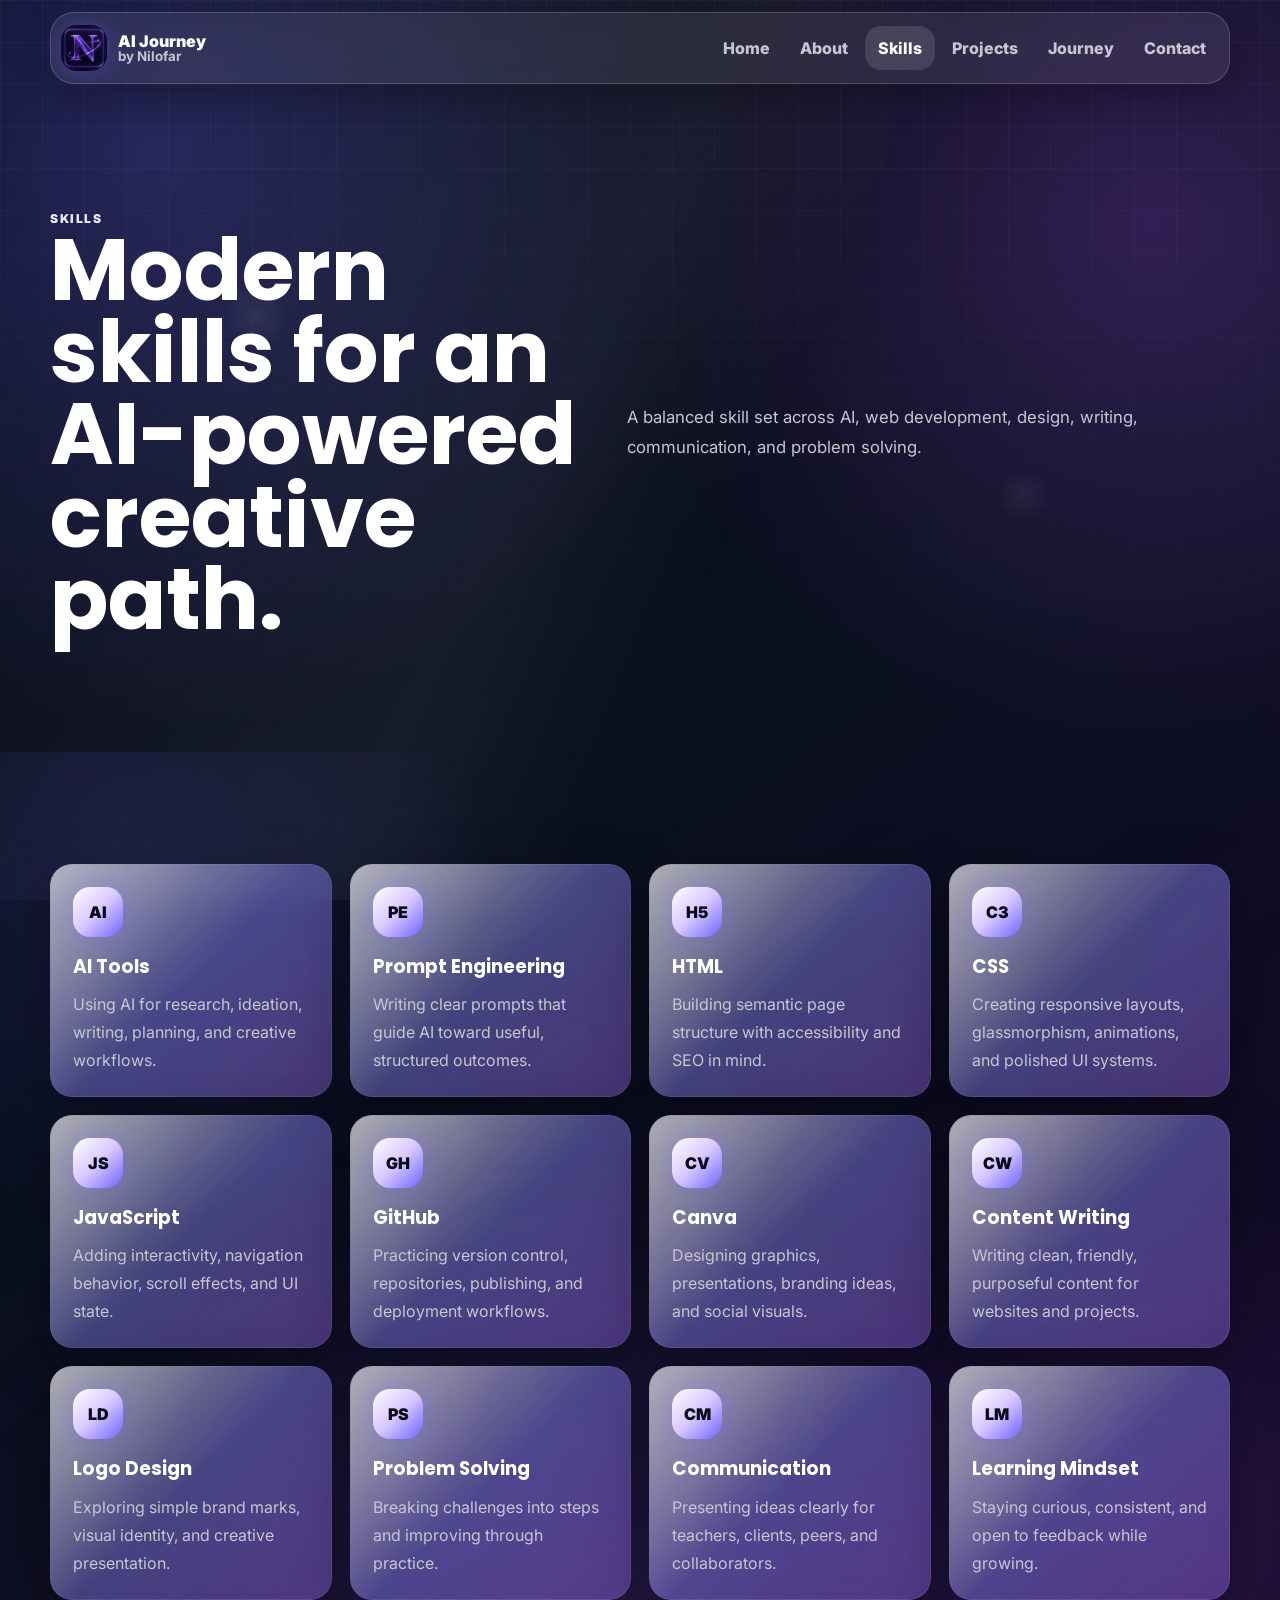
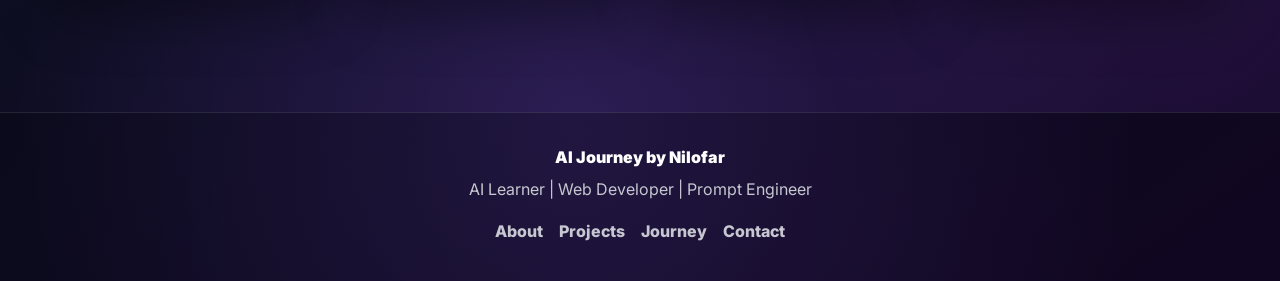
<file: skills.html>
<!DOCTYPE html>
<html lang="en">
<head>
    <meta charset="UTF-8">
    <meta name="viewport" content="width=device-width, initial-scale=1.0">
    <meta name="description" content="Skills of Nilofar Naaz: AI tools, prompt engineering, HTML, CSS, JavaScript, GitHub, Canva, writing, design, and communication.">
    <meta property="og:title" content="Skills | AI Journey by Nilofar">
    <meta property="og:description" content="Modern skill cards for AI, web development, creativity, and professional growth.">
    <meta property="og:type" content="website">
    <meta property="og:image" content="images/project1.jpg">
    <meta name="twitter:card" content="summary_large_image">
    <title>AI Journey by Nilofar | Skills</title>
    <link rel="preconnect" href="https://fonts.googleapis.com">
    <link rel="preconnect" href="https://fonts.gstatic.com" crossorigin>
    <link href="https://fonts.googleapis.com/css2?family=Inter:wght@400;500;600;700;800;900&family=Poppins:wght@600;700;800;900&family=Space+Grotesk:wght@500;600;700&display=swap" rel="stylesheet">
    <link rel="stylesheet" href="css/style.css">
    <script src="js/script.js" defer></script>
</head>
<body data-page="skills">
    <div class="loader" aria-label="Loading website"><span></span></div>
    <div class="scroll-progress" aria-hidden="true"></div>
    <div class="cursor-glow" aria-hidden="true"></div>
    <header class="site-header">
        <nav class="navbar" aria-label="Primary navigation">
            <a class="brand" href="index.html" aria-label="AI Journey by Nilofar home"><img src="images/logo.png" alt="" width="44" height="44" loading="lazy" decoding="async"><span><strong>AI Journey</strong><small>by Nilofar</small></span></a>
            <button class="nav-toggle" type="button" aria-label="Open navigation menu" aria-expanded="false" aria-controls="nav-menu"><span></span><span></span><span></span></button>
            <ul class="nav-menu" id="nav-menu">
                <li><a data-nav="home" href="index.html">Home</a></li><li><a data-nav="about" href="about.html">About</a></li><li><a data-nav="skills" href="skills.html">Skills</a></li><li><a data-nav="projects" href="projects.html">Projects</a></li><li><a data-nav="journey" href="journey.html">Journey</a></li><li><a data-nav="contact" href="contact.html">Contact</a></li>
            </ul>
        </nav>
    </header>
    <main>
        <section class="page-hero page-section">
            <div class="container page-hero-grid">
                <div class="reveal"><p class="eyebrow">Skills</p><h1>Modern skills for an AI-powered creative path.</h1></div>
                <p class="page-lead reveal">A balanced skill set across AI, web development, design, writing, communication, and problem solving.</p>
            </div>
        </section>
        <section class="page-section section-soft">
            <div class="container skills-matrix">
                <article class="skill-tile glass-card reveal"><div class="icon-ring">AI</div><h3>AI Tools</h3><p>Using AI for research, ideation, writing, planning, and creative workflows.</p></article>
                <article class="skill-tile glass-card reveal"><div class="icon-ring">PE</div><h3>Prompt Engineering</h3><p>Writing clear prompts that guide AI toward useful, structured outcomes.</p></article>
                <article class="skill-tile glass-card reveal"><div class="icon-ring">H5</div><h3>HTML</h3><p>Building semantic page structure with accessibility and SEO in mind.</p></article>
                <article class="skill-tile glass-card reveal"><div class="icon-ring">C3</div><h3>CSS</h3><p>Creating responsive layouts, glassmorphism, animations, and polished UI systems.</p></article>
                <article class="skill-tile glass-card reveal"><div class="icon-ring">JS</div><h3>JavaScript</h3><p>Adding interactivity, navigation behavior, scroll effects, and UI state.</p></article>
                <article class="skill-tile glass-card reveal"><div class="icon-ring">GH</div><h3>GitHub</h3><p>Practicing version control, repositories, publishing, and deployment workflows.</p></article>
                <article class="skill-tile glass-card reveal"><div class="icon-ring">CV</div><h3>Canva</h3><p>Designing graphics, presentations, branding ideas, and social visuals.</p></article>
                <article class="skill-tile glass-card reveal"><div class="icon-ring">CW</div><h3>Content Writing</h3><p>Writing clean, friendly, purposeful content for websites and projects.</p></article>
                <article class="skill-tile glass-card reveal"><div class="icon-ring">LD</div><h3>Logo Design</h3><p>Exploring simple brand marks, visual identity, and creative presentation.</p></article>
                <article class="skill-tile glass-card reveal"><div class="icon-ring">PS</div><h3>Problem Solving</h3><p>Breaking challenges into steps and improving through practice.</p></article>
                <article class="skill-tile glass-card reveal"><div class="icon-ring">CM</div><h3>Communication</h3><p>Presenting ideas clearly for teachers, clients, peers, and collaborators.</p></article>
                <article class="skill-tile glass-card reveal"><div class="icon-ring">LM</div><h3>Learning Mindset</h3><p>Staying curious, consistent, and open to feedback while growing.</p></article>
            </div>
        </section>
    </main>
    <button class="back-to-top" type="button" aria-label="Back to top">Top</button>
    <footer class="footer"><div class="container footer-grid"><div><a class="footer-brand" href="index.html">AI Journey by Nilofar</a><p>AI Learner | Web Developer | Prompt Engineer</p></div><nav aria-label="Footer navigation"><a href="about.html">About</a><a href="projects.html">Projects</a><a href="journey.html">Journey</a><a href="contact.html">Contact</a></nav></div></footer>
</body>
</html>
</file>
<file: css/style.css>
/* Base design tokens */
:root {
    --primary: #6c63ff;
    --secondary: #8b5cf6;
    --accent: #a855f7;
    --bg: #0b1020;
    --text: #ffffff;
    --muted: #c7c7d1;
    --card: rgba(255, 255, 255, 0.08);
    --card-strong: rgba(255, 255, 255, 0.14);
    --border: rgba(255, 255, 255, 0.18);
    --shadow: 0 28px 90px rgba(0, 0, 0, 0.45);
    --radius: 22px;
    --container: 1180px;
}

* {
    box-sizing: border-box;
}

html {
    scroll-behavior: smooth;
}

body {
    min-width: 320px;
    margin: 0;
    overflow-x: hidden;
    color: var(--text);
    font-family: "Inter", system-ui, sans-serif;
    background:
        radial-gradient(circle at 12% 8%, rgba(108, 99, 255, 0.28), transparent 28%),
        radial-gradient(circle at 90% 12%, rgba(168, 85, 247, 0.24), transparent 26%),
        radial-gradient(circle at 45% 92%, rgba(139, 92, 246, 0.22), transparent 30%),
        linear-gradient(145deg, #070a16 0%, var(--bg) 46%, #16082a 100%);
}

body::before,
body::after {
    content: "";
    position: fixed;
    inset: 0;
    z-index: -2;
    pointer-events: none;
}

body::before {
    background:
        linear-gradient(rgba(255, 255, 255, 0.035) 1px, transparent 1px),
        linear-gradient(90deg, rgba(255, 255, 255, 0.035) 1px, transparent 1px);
    background-size: 42px 42px;
    mask-image: linear-gradient(to bottom, rgba(0, 0, 0, 0.92), transparent 88%);
}

body::after {
    z-index: -1;
    background:
        radial-gradient(circle at 20% 35%, rgba(255, 255, 255, 0.07), transparent 3%),
        radial-gradient(circle at 80% 55%, rgba(255, 255, 255, 0.055), transparent 2.4%),
        linear-gradient(115deg, transparent 0%, rgba(255, 255, 255, 0.055) 44%, transparent 58%);
}

body.nav-open {
    overflow: hidden;
}

a {
    color: inherit;
    text-decoration: none;
}

button,
input,
textarea {
    font: inherit;
}

button {
    border: 0;
}

h1,
h2,
h3,
p {
    margin: 0;
}

h1,
h2,
h3 {
    font-family: "Poppins", system-ui, sans-serif;
    letter-spacing: 0;
}

h1 {
    font-size: clamp(2.8rem, 13vw, 7rem);
    line-height: 0.95;
}

h2 {
    font-size: clamp(2rem, 8vw, 4.2rem);
    line-height: 1;
}

h3 {
    font-size: 1.17rem;
    line-height: 1.25;
}

p {
    color: var(--muted);
    line-height: 1.75;
}

img {
    max-width: 100%;
    display: block;
}

:focus-visible {
    outline: 3px solid rgba(168, 85, 247, 0.85);
    outline-offset: 4px;
}

::selection {
    color: #080b18;
    background: #ffffff;
}

::-webkit-scrollbar {
    width: 12px;
}

::-webkit-scrollbar-track {
    background: #080b18;
}

::-webkit-scrollbar-thumb {
    border: 3px solid #080b18;
    border-radius: 999px;
    background: linear-gradient(var(--primary), var(--accent));
}

/* Global layout */
.container {
    width: min(100% - 32px, var(--container));
    margin-inline: auto;
}

.page-section {
    position: relative;
    padding: 78px 0;
}

.section-soft {
    background:
        radial-gradient(circle at 10% 12%, rgba(108, 99, 255, 0.14), transparent 26%),
        radial-gradient(circle at 90% 82%, rgba(168, 85, 247, 0.13), transparent 26%);
}

.scroll-progress {
    position: fixed;
    inset: 0 auto auto 0;
    z-index: 200;
    width: 0;
    height: 3px;
    background: linear-gradient(90deg, var(--primary), var(--accent), #ffffff);
    box-shadow: 0 0 12px rgba(168, 85, 247, 0.45);
    transform: scaleX(0);
    transform-origin: left center;
    will-change: transform;
}

.cursor-glow {
    position: fixed;
    z-index: 1;
    width: 220px;
    height: 220px;
    pointer-events: none;
    border-radius: 50%;
    background: radial-gradient(circle, rgba(168, 85, 247, 0.18), transparent 68%);
    transform: translate3d(-50%, -50%, 0);
    opacity: 0;
    will-change: transform, opacity;
}

.loader {
    display: none;
}

.loader span {
    display: none;
}

.loader.is-hidden {
    opacity: 0;
    visibility: hidden;
}

/* Header and navigation */
.site-header {
    position: sticky;
    top: 0;
    z-index: 150;
    padding: 12px 0;
    transition: background 240ms ease, border-color 240ms ease, padding 240ms ease;
}

.site-header.scrolled {
    padding: 8px 0;
    background: rgba(11, 16, 32, 0.86);
    border-bottom: 1px solid rgba(255, 255, 255, 0.1);
    backdrop-filter: blur(10px);
}

.navbar {
    width: min(100% - 24px, var(--container));
    min-height: 72px;
    margin-inline: auto;
    padding: 10px;
    display: flex;
    align-items: center;
    justify-content: space-between;
    gap: 14px;
    border: 1px solid var(--border);
    border-radius: 24px;
    background: rgba(255, 255, 255, 0.08);
    box-shadow: 0 12px 34px rgba(0, 0, 0, 0.28);
    backdrop-filter: blur(10px);
}

.brand {
    min-width: 0;
    display: inline-flex;
    align-items: center;
    gap: 11px;
}

.brand img {
    width: 46px;
    height: 46px;
    border-radius: 16px;
    object-fit: cover;
    box-shadow: 0 0 24px rgba(108, 99, 255, 0.35);
}

.brand span {
    display: grid;
    line-height: 1.05;
}

.brand strong {
    white-space: nowrap;
    font-weight: 900;
}

.brand small {
    color: var(--muted);
    font-weight: 700;
}

.nav-toggle {
    width: 48px;
    height: 48px;
    display: grid;
    place-items: center;
    gap: 5px;
    border: 1px solid var(--border);
    border-radius: 16px;
    color: var(--text);
    background: rgba(255, 255, 255, 0.1);
    cursor: pointer;
}

.nav-toggle span {
    width: 22px;
    height: 2px;
    display: block;
    background: currentColor;
    transition: transform 220ms ease, opacity 220ms ease;
}

.nav-toggle[aria-expanded="true"] span:nth-child(1) {
    transform: translateY(7px) rotate(45deg);
}

.nav-toggle[aria-expanded="true"] span:nth-child(2) {
    opacity: 0;
}

.nav-toggle[aria-expanded="true"] span:nth-child(3) {
    transform: translateY(-7px) rotate(-45deg);
}

.nav-menu {
    position: fixed;
    top: 90px;
    left: 12px;
    right: 12px;
    max-height: calc(100vh - 108px);
    margin: 0;
    padding: 12px;
    display: grid;
    gap: 8px;
    overflow-y: auto;
    list-style: none;
    border: 1px solid var(--border);
    border-radius: 22px;
    background: rgba(11, 16, 32, 0.96);
    box-shadow: var(--shadow);
    backdrop-filter: blur(10px);
    transform: translateY(-18px) scale(0.98);
    opacity: 0;
    visibility: hidden;
    transition: opacity 220ms ease, transform 220ms ease, visibility 220ms ease;
}

.nav-menu.is-open {
    transform: translateY(0) scale(1);
    opacity: 1;
    visibility: visible;
}

.nav-menu a {
    display: block;
    padding: 14px;
    border-radius: 16px;
    color: var(--muted);
    font-weight: 800;
    transition: color 180ms ease, background 180ms ease, transform 180ms ease;
}

.nav-menu a:hover,
.nav-menu a:focus-visible,
.nav-menu a.is-active {
    color: var(--text);
    background: rgba(255, 255, 255, 0.12);
}

/* Reusable components */
.eyebrow,
.section-heading span,
.project-tag {
    color: #efe7ff;
    font-size: 0.76rem;
    font-weight: 900;
    letter-spacing: 0.13em;
    text-transform: uppercase;
}

.glass-card {
    position: relative;
    overflow: hidden;
    border: 1px solid var(--border);
    border-radius: var(--radius);
    background:
        linear-gradient(145deg, rgba(255, 255, 255, 0.15), rgba(255, 255, 255, 0.065)) padding-box,
        linear-gradient(135deg, rgba(255, 255, 255, 0.54), rgba(108, 99, 255, 0.34), rgba(168, 85, 247, 0.26)) border-box;
    box-shadow: 0 18px 54px rgba(0, 0, 0, 0.34);
    backdrop-filter: blur(10px);
}

.glass-card::before {
    content: "";
    position: absolute;
    inset: 0;
    pointer-events: none;
    background: linear-gradient(120deg, rgba(255, 255, 255, 0.16), transparent 38%, rgba(108, 99, 255, 0.1));
}

.glass-card > * {
    position: relative;
}

.btn {
    min-height: 52px;
    display: inline-flex;
    align-items: center;
    justify-content: center;
    padding: 14px 20px;
    border-radius: 18px;
    font-weight: 900;
    cursor: pointer;
    transition: transform 180ms ease, box-shadow 180ms ease, border-color 180ms ease;
}

.btn:hover,
.btn:focus-visible {
    transform: translateY(-3px);
}

.btn-primary {
    color: #080b18;
    background: linear-gradient(135deg, #ffffff, #d8c7ff 38%, var(--accent));
    box-shadow: 0 0 30px rgba(168, 85, 247, 0.34), 0 18px 48px rgba(108, 99, 255, 0.28);
}

.btn-secondary {
    color: var(--text);
    border: 1px solid var(--border);
    background: rgba(255, 255, 255, 0.08);
}

.btn-small {
    min-height: 44px;
    padding: 11px 14px;
    font-size: 0.92rem;
}

.section-heading {
    margin-bottom: 28px;
}

.section-heading.centered {
    max-width: 830px;
    margin-inline: auto;
    text-align: center;
}

.section-heading h2 {
    margin-top: 10px;
}

.section-heading p {
    margin-top: 16px;
}

.feature-grid,
.skills-matrix,
.project-gallery {
    display: grid;
    gap: 18px;
}

.feature-grid .glass-card,
.skill-tile {
    min-width: 0;
    padding: 22px;
    transition: transform 220ms ease, border-color 220ms ease, background 220ms ease;
}

.feature-grid .glass-card:hover,
.skill-tile:hover,
.project-card:hover,
.contact-panel:hover,
.contact-form:hover {
    transform: translateY(-7px);
    border-color: rgba(168, 85, 247, 0.55);
}

.icon-ring {
    width: 50px;
    height: 50px;
    margin-bottom: 18px;
    display: grid;
    place-items: center;
    border-radius: 17px;
    color: #080b18;
    font-weight: 900;
    background: linear-gradient(135deg, #ffffff, #d8c7ff, var(--primary));
    box-shadow: 0 0 30px rgba(108, 99, 255, 0.34);
}

/* Home */
.hero {
    min-height: min(760px, calc(100svh - 96px));
    display: grid;
    align-items: center;
    padding-top: 48px;
}

.hero-bg {
    position: absolute;
    inset: 0;
    pointer-events: none;
    background:
        radial-gradient(circle at 50% 35%, rgba(108, 99, 255, 0.2), transparent 28%),
        conic-gradient(from 160deg at 70% 35%, rgba(168, 85, 247, 0.2), transparent, rgba(108, 99, 255, 0.18), transparent);
    opacity: 0.72;
}

.hero-grid,
.page-hero-grid,
.story-grid,
.contact-grid,
.split-card {
    display: grid;
    gap: 34px;
    align-items: center;
}

.hero-subtitle {
    margin-top: 18px;
    color: #f4f0ff;
    font-family: "Space Grotesk", system-ui, sans-serif;
    font-size: clamp(1.25rem, 5.7vw, 2.35rem);
    font-weight: 700;
    line-height: 1.12;
}

.hero-text,
.page-lead {
    margin-top: 18px;
    max-width: 670px;
    font-size: 1.05rem;
}

.hero-actions,
.project-actions,
.social-row {
    display: flex;
    flex-direction: column;
    gap: 12px;
}

.hero-actions {
    margin-top: 30px;
}

.hero-showcase {
    position: relative;
}

.hero-showcase img {
    width: 100%;
    aspect-ratio: 1;
    object-fit: cover;
    border: 1px solid var(--border);
    border-radius: 28px;
    box-shadow: var(--shadow);
}

.metric-card {
    position: absolute;
    max-width: 190px;
    padding: 14px;
    border: 1px solid var(--border);
    border-radius: 18px;
    background: rgba(11, 16, 32, 0.74);
    backdrop-filter: blur(8px);
    box-shadow: 0 18px 50px rgba(0, 0, 0, 0.28);
}

.metric-card strong,
.metric-card span {
    display: block;
}

.metric-card span {
    margin-top: 4px;
    color: var(--muted);
    font-size: 0.88rem;
}

.metric-one {
    top: 16px;
    left: 16px;
}

.metric-two {
    right: 16px;
    bottom: 16px;
}

.split-card {
    padding: 24px;
}

/* Inner pages */
.page-hero {
    padding-bottom: 42px;
}

.page-hero h1 {
    font-size: clamp(2.45rem, 10vw, 5.4rem);
}

.story-main,
.profile-card,
.contact-panel,
.contact-form {
    padding: 24px;
}

.story-main p + p {
    margin-top: 14px;
}

.profile-card {
    display: grid;
    justify-items: center;
    text-align: center;
}

.profile-card img {
    width: 168px;
    height: 168px;
    border-radius: 32px;
    object-fit: cover;
    margin-bottom: 18px;
}

.profile-card span {
    margin-top: 8px;
    color: var(--muted);
}

.skill-tile p {
    margin-top: 12px;
}

/* Projects */
.project-card {
    display: grid;
    transition: transform 220ms ease, border-color 220ms ease;
}

.project-card img {
    width: 100%;
    height: 230px;
    object-fit: cover;
}

.project-body {
    padding: 22px;
}

.project-body h2 {
    margin-top: 8px;
    font-size: clamp(1.65rem, 7vw, 2.5rem);
}

.project-body p:not(.project-tag) {
    margin-top: 12px;
}

.pill-row {
    margin-top: 18px;
    display: flex;
    flex-wrap: wrap;
    gap: 9px;
}

.pill-row span {
    padding: 8px 12px;
    border: 1px solid var(--border);
    border-radius: 999px;
    color: #efe7ff;
    background: rgba(255, 255, 255, 0.08);
    font-size: 0.88rem;
    font-weight: 800;
}

.project-actions {
    margin-top: 20px;
}

/* Timeline */
.timeline {
    position: relative;
    display: grid;
    gap: 18px;
}

.timeline::before {
    content: "";
    position: absolute;
    top: 16px;
    bottom: 16px;
    left: 11px;
    width: 2px;
    background: linear-gradient(var(--primary), var(--accent), rgba(255, 255, 255, 0.08));
}

.timeline-item {
    position: relative;
    display: grid;
    grid-template-columns: 24px 1fr;
    gap: 14px;
}

.timeline-item > span {
    width: 24px;
    height: 24px;
    margin-top: 22px;
    border: 5px solid #111733;
    border-radius: 50%;
    background: #ffffff;
    box-shadow: 0 0 26px rgba(168, 85, 247, 0.8);
}

.timeline-item .glass-card {
    padding: 20px;
}

.timeline-item p {
    margin-top: 8px;
}

/* Contact */
.email-link {
    display: inline-flex;
    margin-top: 18px;
    color: #ffffff;
    font-weight: 900;
    overflow-wrap: anywhere;
}

.social-row {
    margin-top: 22px;
}

.social-row a {
    padding: 12px 14px;
    border: 1px solid var(--border);
    border-radius: 16px;
    color: var(--muted);
    font-weight: 800;
    background: rgba(255, 255, 255, 0.08);
}

.contact-form {
    display: grid;
    gap: 11px;
}

.contact-form label {
    color: #ffffff;
    font-weight: 900;
}

.contact-form input,
.contact-form textarea {
    width: 100%;
    min-width: 0;
    border: 1px solid rgba(255, 255, 255, 0.22);
    border-radius: 18px;
    padding: 14px 15px;
    color: var(--text);
    background: rgba(4, 6, 14, 0.54);
    outline: none;
}

.contact-form input:focus,
.contact-form textarea:focus {
    border-color: var(--accent);
    box-shadow: 0 0 0 4px rgba(168, 85, 247, 0.16);
}

.contact-form textarea {
    resize: vertical;
}

/* Footer and controls */
.back-to-top {
    position: fixed;
    right: 16px;
    bottom: 16px;
    z-index: 120;
    width: 50px;
    height: 50px;
    border-radius: 18px;
    color: #080b18;
    background: linear-gradient(135deg, #ffffff, #d8c7ff, var(--accent));
    box-shadow: 0 16px 42px rgba(0, 0, 0, 0.35);
    cursor: pointer;
    font-size: 0.82rem;
    font-weight: 900;
    opacity: 0;
    visibility: hidden;
    transform: translateY(14px);
    transition: opacity 180ms ease, transform 180ms ease, visibility 180ms ease;
}

.back-to-top.is-visible {
    opacity: 1;
    visibility: visible;
    transform: translateY(0);
}

.footer {
    padding: 34px 0 40px;
    border-top: 1px solid rgba(255, 255, 255, 0.1);
    background: rgba(4, 6, 14, 0.26);
}

.footer-grid {
    display: grid;
    gap: 18px;
    text-align: center;
}

.footer-brand {
    display: inline-flex;
    margin-bottom: 8px;
    font-weight: 900;
}

.footer nav {
    display: flex;
    flex-wrap: wrap;
    justify-content: center;
    gap: 10px 16px;
}

.footer nav a {
    color: var(--muted);
    font-weight: 800;
}

.footer nav a:hover,
.footer nav a:focus-visible {
    color: #ffffff;
}

/* Motion */
.reveal {
    opacity: 0;
    transform: translateY(28px);
    transition: opacity 700ms ease, transform 700ms ease;
}

.reveal.is-visible {
    opacity: 1;
    transform: translateY(0);
}

@media (prefers-reduced-motion: reduce) {
    *,
    *::before,
    *::after {
        animation-duration: 0.01ms !important;
        animation-iteration-count: 1 !important;
        scroll-behavior: auto !important;
        transition-duration: 0.01ms !important;
    }

    .reveal {
        opacity: 1;
        transform: none;
    }
}

@media (max-width: 719px) {
    html {
        scroll-behavior: auto;
    }

    body {
        background:
            radial-gradient(circle at 16% 6%, rgba(108, 99, 255, 0.16), transparent 24%),
            radial-gradient(circle at 88% 12%, rgba(168, 85, 247, 0.12), transparent 23%),
            linear-gradient(145deg, #070a16 0%, var(--bg) 58%, #120723 100%);
    }

    body::before,
    body::after,
    .cursor-glow {
        display: none;
    }

    .page-section {
        padding: 58px 0;
    }

    .hero {
        min-height: 70svh;
        padding-top: 24px;
        align-items: start;
    }

    .hero-bg {
        opacity: 0.35;
        background:
            radial-gradient(circle at 50% 22%, rgba(108, 99, 255, 0.16), transparent 36%),
            linear-gradient(145deg, transparent, rgba(168, 85, 247, 0.1));
    }

    .hero-grid {
        gap: 22px;
    }

    .hero-text {
        display: none;
    }

    .hero-actions {
        margin-top: 22px;
    }

    .hero-showcase img {
        width: min(100%, 340px);
        height: clamp(130px, 24svh, 190px);
        margin-inline: auto;
        aspect-ratio: auto;
        border-radius: 20px;
    }

    .metric-card {
        display: none;
    }

    .site-header.scrolled,
    .navbar,
    .nav-menu,
    .glass-card,
    .metric-card {
        backdrop-filter: none;
    }

    .navbar,
    .glass-card {
        box-shadow: 0 10px 28px rgba(0, 0, 0, 0.28);
    }

    .feature-grid .glass-card:hover,
    .skill-tile:hover,
    .project-card:hover,
    .contact-panel:hover,
    .contact-form:hover,
    .btn:hover,
    .btn:focus-visible {
        transform: none;
    }

    .reveal {
        opacity: 1;
        transform: none;
        transition: none;
    }
}

/* Responsive layout */
@media (min-width: 480px) {
    .hero-actions,
    .project-actions,
    .social-row {
        flex-direction: row;
        flex-wrap: wrap;
    }

    .btn {
        min-width: 158px;
    }
}

@media (min-width: 720px) {
    .container {
        width: min(100% - 52px, var(--container));
    }

    .page-section {
        padding: 92px 0;
    }

    .feature-grid,
    .skills-matrix,
    .project-gallery {
        grid-template-columns: repeat(2, minmax(0, 1fr));
    }

    .story-grid,
    .contact-grid,
    .split-card,
    .page-hero-grid {
        grid-template-columns: minmax(0, 0.9fr) minmax(320px, 1fr);
    }

    .project-wide {
        grid-column: 1 / -1;
    }

    .timeline::before {
        left: 50%;
        transform: translateX(-50%);
    }

    .timeline-item {
        grid-template-columns: minmax(0, 1fr) 28px minmax(0, 1fr);
        gap: 20px;
    }

    .timeline-item > span {
        grid-column: 2;
        width: 28px;
        height: 28px;
    }

    .timeline-item .glass-card {
        grid-column: 3;
    }

    .timeline-item:nth-child(even) .glass-card {
        grid-column: 1;
        grid-row: 1;
    }
}

@media (min-width: 940px) {
    .nav-toggle {
        display: none;
    }

    .nav-menu {
        position: static;
        max-height: none;
        padding: 0;
        display: flex;
        align-items: center;
        gap: 4px;
        overflow: visible;
        border: 0;
        background: transparent;
        box-shadow: none;
        backdrop-filter: none;
        transform: none;
        opacity: 1;
        visibility: visible;
    }

    .nav-menu a {
        padding: 12px 13px;
    }

    .hero-grid {
        grid-template-columns: minmax(0, 1.02fr) minmax(380px, 0.98fr);
        gap: 56px;
    }

    .four-grid {
        grid-template-columns: repeat(4, minmax(0, 1fr));
    }
}

@media (min-width: 1200px) {
    .page-section {
        padding: 112px 0;
    }

    .skills-matrix {
        grid-template-columns: repeat(4, minmax(0, 1fr));
    }

    .project-gallery {
        grid-template-columns: repeat(3, minmax(0, 1fr));
    }

    .project-wide {
        grid-column: span 2;
    }
}

@media (max-width: 380px) {
    .container {
        width: min(100% - 22px, var(--container));
    }

    .navbar {
        width: min(100% - 16px, var(--container));
        border-radius: 20px;
    }

    .brand strong {
        font-size: 0.9rem;
    }

    .brand small {
        font-size: 0.72rem;
    }

    h1 {
        font-size: 2.45rem;
    }

    .metric-card {
        position: static;
        max-width: none;
        margin-top: 12px;
    }
}
</file>
